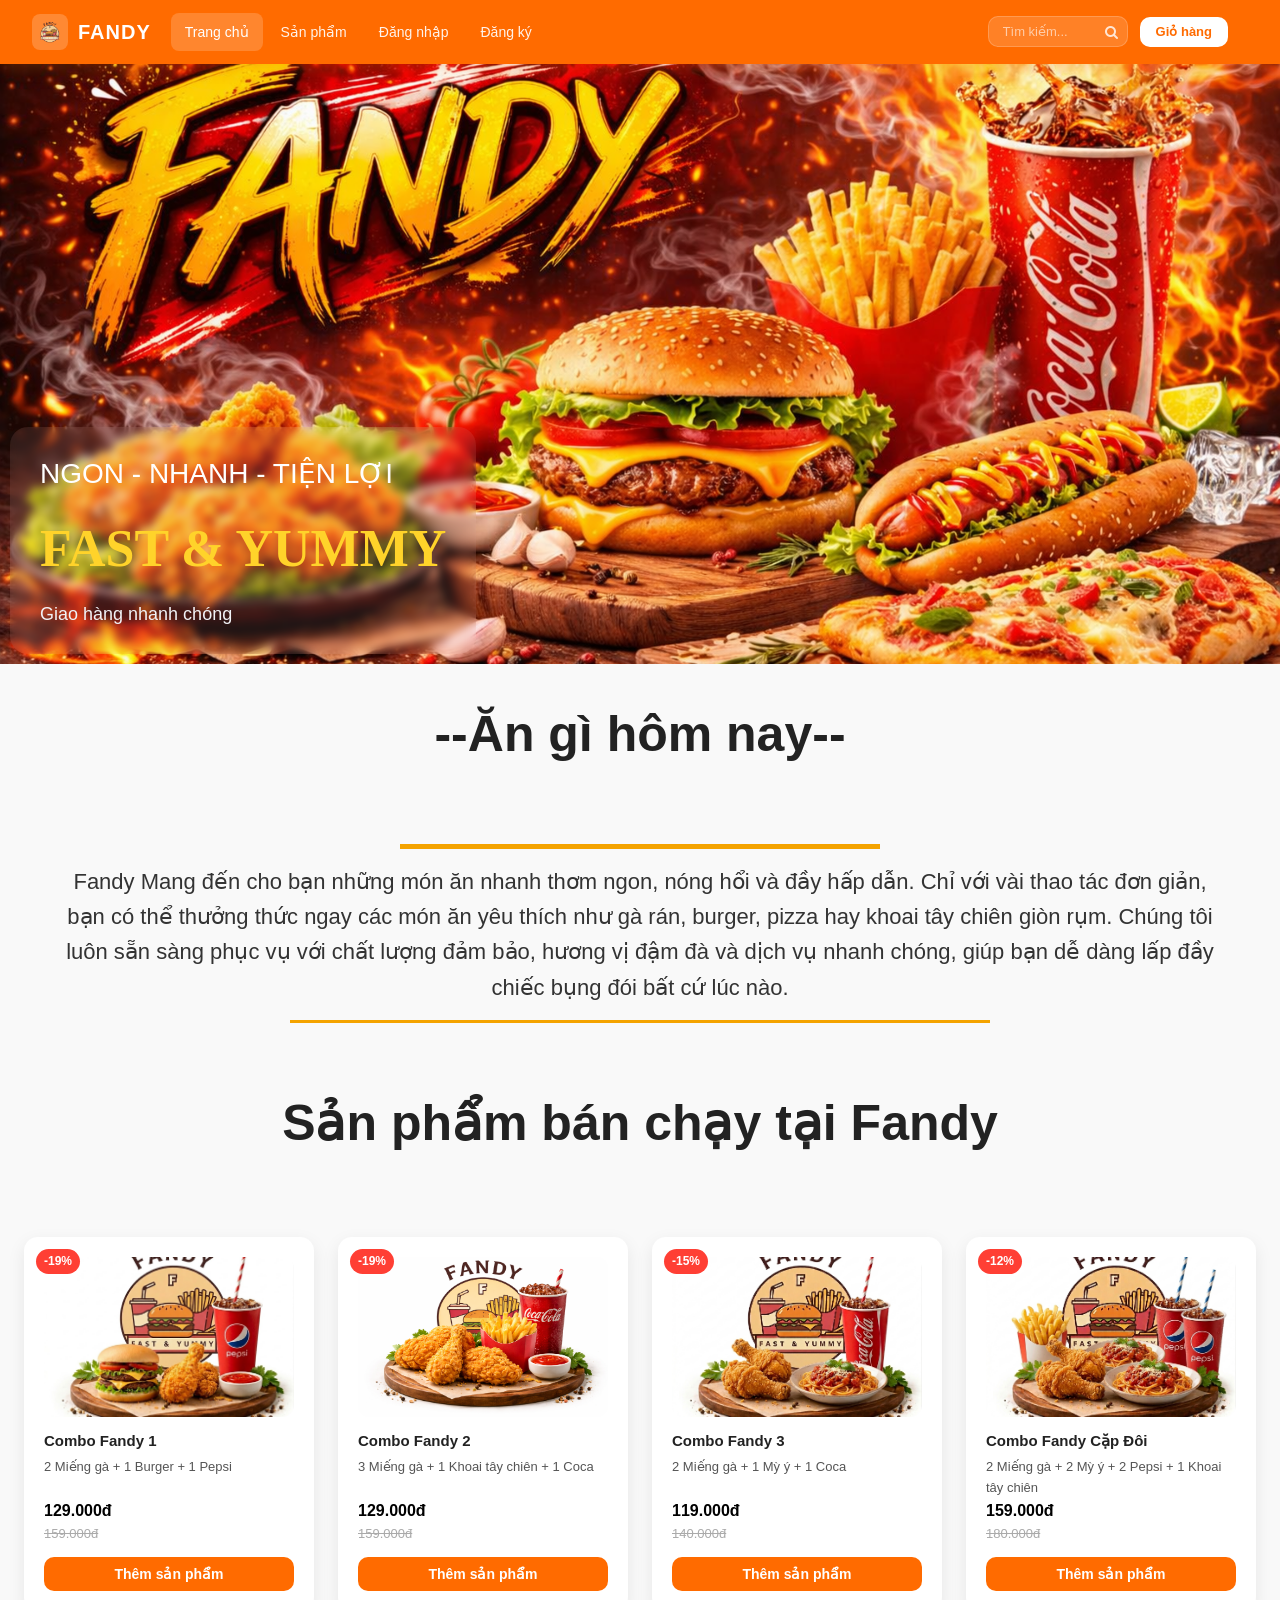
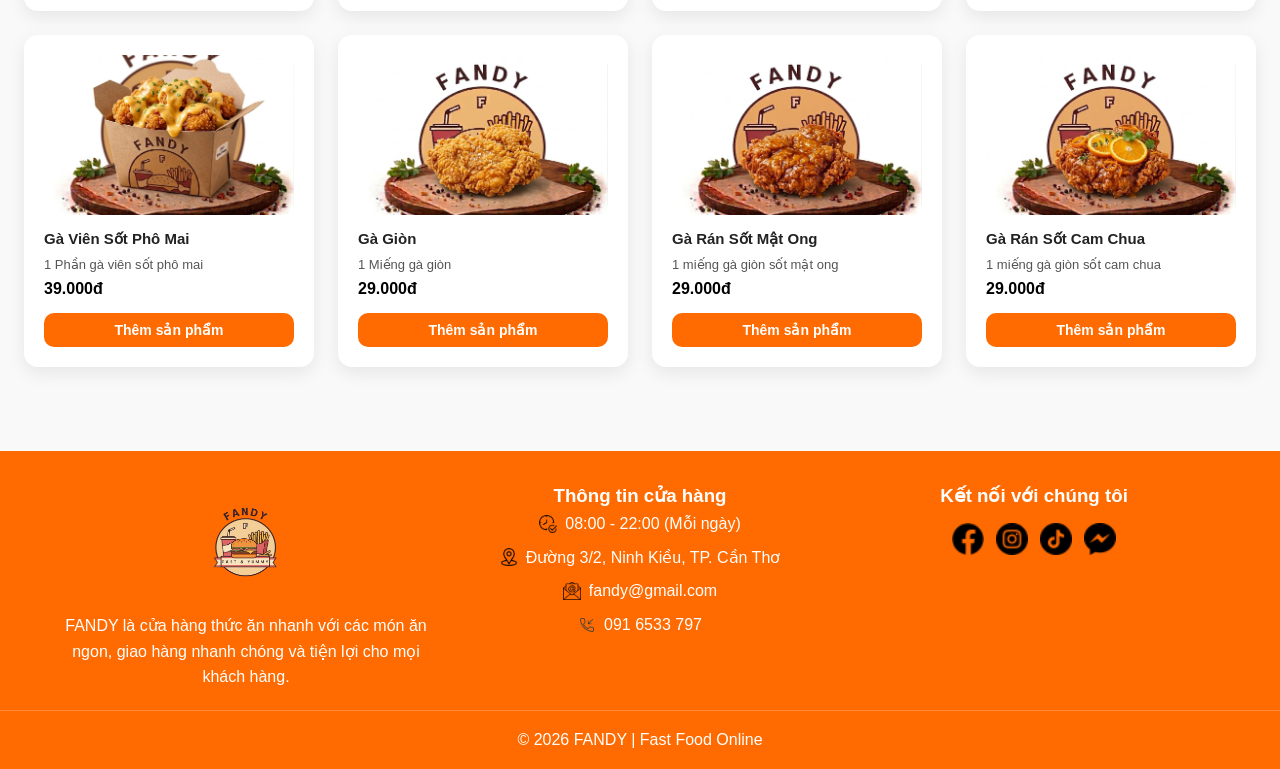
<file: index/index.html>
<!doctype html>
<html lang="vi">

<head>
  <meta charset="UTF-8" />
  <meta name="viewport" content="width=device-width, initial-scale=1.0" />
  <link rel="preconnect" href="https://fonts.googleapis.com" />
  <link rel="preconnect" href="https://fonts.gstatic.com" crossorigin />
  <link rel="stylesheet" href="https://cdnjs.cloudflare.com/ajax/libs/font-awesome/4.7.0/css/font-awesome.min.css">
  <!-- <link
    href="https://fonts.googleapis.com/css2?family=Playfair+Display:ital,wght@0,400..900;1,400..900&family=Poppins:ital,wght@0,100;0,200;0,300;0,400;0,500;0,600;0,700;0,800;0,900;1,100;1,200;1,300;1,400;1,500;1,600;1,700;1,800;1,900&family=Sen:wght@700&display=swap"
    rel="stylesheet" /> -->
  <link rel="icon" href="./images/Logo.png" type="image/png">
  <link rel="stylesheet" href="./CSS/index.css" />
  <title>Trang chủ</title>
</head>

<body>

  <header>
    <!-- Ẩn checkbox — đóng/mở drawer bằng CSS, không cần JS -->
    <input type="checkbox" id="nav-mobile-input" class="nav-input" />
    <a href="index.html" class="navbar-brand">
      <div class="brand-icon">
        <img src="./images/Logo.png" alt="FANDY Logo">
      </div>
      FANDY
    </a>

    <nav class="navbar">
      <ul class="navbar-menu">
        <li class="active"><a href="index.html">Trang chủ</a></li>
        <li><a href="../menu/products.html">Sản phẩm</a></li>
        <li><a href="../Login&SignUp/login.html">Đăng nhập</a></li>
        <li><a href="../Login&SignUp/register.html">Đăng ký</a></li>
      </ul>

      <div class="navbar-search">
        <input type="text" placeholder="Tìm kiếm...">
        <button type="button"><i class="fa fa-search"></i></button>
      </div>
      <a href="../giohang/cart.html" class="navbar-cart">Giỏ hàng</a>
      <label for="nav-mobile-input" class="nav-mobile-btn">&#9776;</label>
    </nav>
    <!-- Lớp phủ tối: bấm vào để đóng drawer -->
    <label for="nav-mobile-input" class="mobile-overlay"></label>

    <!-- Panel drawer -->
    <div class="mobile-drawer">
      <div class="drawer-header">
        <div class="drawer-brand">
          <div class="brand-icon">
            <img src="./images/Logo.png" alt="FANDY Logo">
          </div>
          FANDY
        </div>
        <!-- Nút đóng drawer -->
        <label for="nav-mobile-input" class="drawer-close">✕</label>
      </div>

      <div class="drawer-search">
        <input type="text" placeholder="Tìm kiếm...">
      </div>

      <ul class="drawer-menu">
        <li><a href="index.html">Trang chủ</a></li>
        <li><a href="../menu/products.html">Sản phẩm</a></li>
        <li><a href="../Login&SignUp/login.html">Đăng nhập</a></li>
        <li><a href="../Login&SignUp/register.html">Đăng ký</a></li>
        <li><a href="../giohang/cart.html">Giỏ hàng</a></li>
      </ul>

    </div>
  </header>
  <section class="main">
    <div class="about">
      <h2>NGON - NHANH - TIỆN LỢI</h2>
      <h1>FAST & YUMMY</h1>
      <h3>Giao hàng nhanh chóng</h3>
    </div>
  </section>
  <main class="page-main">
    <!-- Phần giới thiệu -->
    <section class="info-shop">
      <h1 class="title">--Ăn gì hôm nay--</h1>
      <h2 class="intro">
        Fandy Mang đến cho bạn những món ăn nhanh thơm ngon, nóng hổi và đầy hấp dẫn. Chỉ với vài thao tác đơn giản, bạn
        có thể thưởng thức ngay các món ăn yêu thích như gà rán, burger, pizza hay khoai tây chiên giòn rụm. Chúng tôi
        luôn sẵn sàng phục vụ với chất lượng đảm bảo, hương vị đậm đà và dịch vụ nhanh chóng, giúp bạn dễ dàng lấp đầy
        chiếc bụng
        đói bất cứ lúc nào.
      </h2>
      <h1 class="title">Sản phẩm bán chạy tại Fandy</h1>
    </section>

    <!-- Phần sản phẩm bán chạy -->
    <section class="item-list">
  <div class="suggest-grid" id="suggest-grid"></div>
</section>
  </main>

  <!-- ================================================
     FOOTER
     ================================================ -->
  <footer class="footer">
    <div class="footer-container">

      <!-- Cột 1: Giới thiệu thương hiệu -->
      <div class="footer-col">
        <img src="images/Logo.png" alt="Logo Fandy" class="footer-logo">
        <p>
          FANDY là cửa hàng thức ăn nhanh với các món ăn ngon,
          giao hàng nhanh chóng và tiện lợi cho mọi khách hàng.
        </p>
      </div>

      <!-- Cột 2: Thông tin cửa hàng -->
      <div class="footer-col">
        <h3>Thông tin cửa hàng</h3>

        <div class="footer-info">
          <img src="images/icon/time.png" alt="">
          <p>08:00 - 22:00 (Mỗi ngày)</p>
        </div>

        <div class="footer-info">
          <img src="images/icon/location.png" alt="">
          <p>Đường 3/2, Ninh Kiều, TP. Cần Thơ</p>
        </div>

        <div class="footer-info">
          <img src="images/icon/email.png" alt="">
          <p>fandy@gmail.com</p>
        </div>

        <div class="footer-info">
          <img src="images/icon/telephone.png" alt="">
          <p>091 6533 797</p>
        </div>
      </div>

      <!-- Cột 3: Mạng xã hội -->
      <div class="footer-col">
        <h3>Kết nối với chúng tôi</h3>
        <div class="social-icons">
          <a href="#"><img src="images/icon/facebook.png" alt="Facebook"></a>
          <a href="#"><img src="images/icon/instagram.png" alt="Instagram"></a>
          <a href="#"><img src="images/icon/tiktok.png" alt="TikTok"></a>
          <a href="#"><img src="images/icon/messenger.png" alt="Messenger"></a>
        </div>
      </div>

    </div>

    <!-- Dòng copyright dưới cùng -->
    <div class="footer-bottom">
      <p>© 2026 FANDY | Fast Food Online</p>
    </div>

  </footer>
  <script src="index.js"></script>
</body>

</html>
</file>
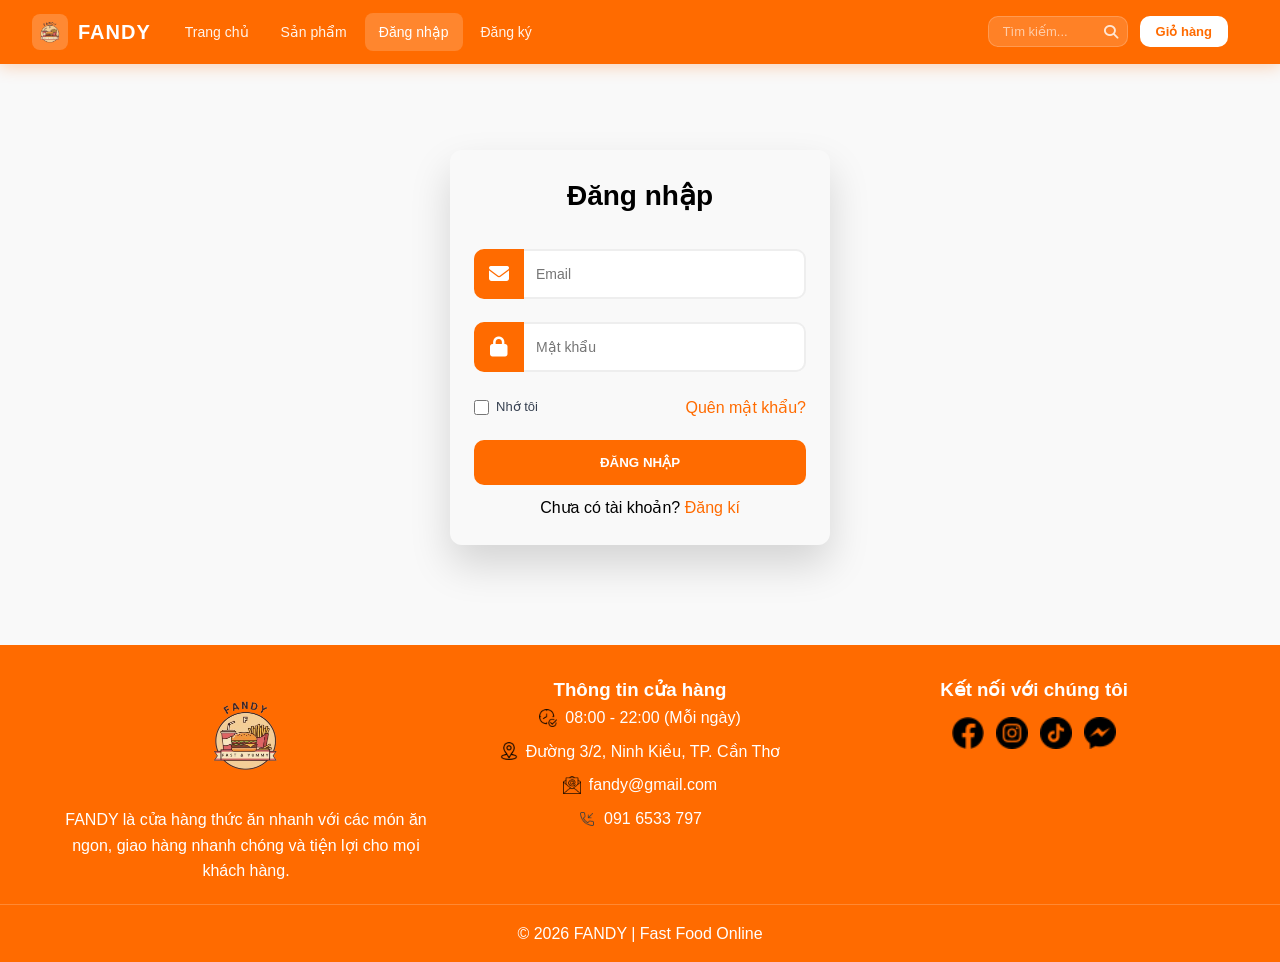
<file: Login&SignUp/login.html>
<!DOCTYPE html>
<html lang="vi">

<head>
    <meta charset="UTF-8">
    <meta name="viewport" content="width=device-width, initial-scale=1.0">
    <link rel="stylesheet" href="https://cdnjs.cloudflare.com/ajax/libs/font-awesome/6.5.0/css/all.min.css">
    <link rel="shortcut icon" href="./images/Logo.png" type="image/x-icon" />
    <link rel="stylesheet" href="./CSS/login+register.css">
    <title>Đăng nhập</title>
</head>

<body>
    <!-- ================================================
         HEADER - NAVBAR + DRAWER
         ================================================ -->
    <header>
        <!-- Ẩn checkbox — đóng/mở drawer bằng CSS, không cần JS -->
        <input type="checkbox" id="nav-mobile-input" class="nav-input" />
        <a href="../index/index.html" class="navbar-brand">
            <div class="brand-icon">
                <img src="./images/Logo.png" alt="FANDY Logo">
            </div>
            FANDY
        </a>

        <nav class="navbar">
            <ul class="navbar-menu">
                <li><a href="../index/index.html">Trang chủ</a></li>
                <li><a href="../menu/products.html">Sản phẩm</a></li>
                <li class="active"><a href="login.html">Đăng nhập</a></li>
                <li><a href="../Login&SignUp/register.html">Đăng ký</a></li>
            </ul>

            <div class="navbar-search">
                <input type="text" placeholder="Tìm kiếm...">
                <button type="submit"><i class="fa fa-search"></i></button>
            </div>
            <button class="navbar-cart" onclick="location.href='../giohang/cart.html'">Giỏ hàng</button>
            <label for="nav-mobile-input" class="nav-mobile-btn">&#9776;</label>
        </nav>
        <!-- Lớp phủ tối: bấm vào để đóng drawer -->
        <label for="nav-mobile-input" class="mobile-overlay"></label>

        <!-- Panel drawer -->
        <div class="mobile-drawer">

            <div class="drawer-header">
                <div class="drawer-brand">
                    <div class="brand-icon">
                        <img src="./images/Logo.png" alt="FANDY Logo">
                    </div>
                    FANDY
                </div>
                <!-- Nút đóng drawer -->
                <label for="nav-mobile-input" class="drawer-close">✕</label>
            </div>

            <div class="drawer-search">
                <input type="text" placeholder="Tìm kiếm...">
            </div>

            <ul class="drawer-menu">
                <li><a href="../index/index.html">Trang chủ</a></li>
                <li><a href="../menu/products.html">Sản phẩm</a></li>
                <li><a href="../Login&SignUp/login.html">Đăng nhập</a></li>
                <li><a href="../Login&SignUp/register.html">Đăng ký</a></li>
                <li><a href="../giohang/cart.html">Giỏ hàng</a></li>
            </ul>

        </div>
    </header>

    <!-- ================================================
         MAIN - FORM ĐĂNG NHẬP
         ================================================ -->
    <main>
        <div class="form-container">
            <h1 class="title">Đăng nhập</h1>
            <form id="form" novalidate>
                <!-- ===== INPUT EMAIL ===== -->
                <div class="input-container">
                    <label for="email-input" class="email-label">
                        <i class="fa-solid fa-envelope"></i>
                    </label>
                    <input type="email" id="email-input" placeholder="Email" required>
                </div>
                <!-- ===== INPUT MẬT KHẨU ===== -->
                <div class="input-container">
                    <label for="password-input" class="password-label">
                        <i class="fa-solid fa-lock"></i>
                    </label>
                    <input type="password" id="password-input" placeholder="Mật khẩu" required>
                </div>
                <!-- ===== CHECKBOX + QUÊN MẬT KHẨU ===== -->
                <div class="checkbox-container">
                    <div class="checkbox-group">
                        <input type="checkbox" id="remember-me" class="checkbox">
                        <label for="remember-me" class="checkbox-label">Nhớ tôi</label>
                    </div>
                    <a href="#" class="link">Quên mật khẩu?</a>
                </div>
                <!-- ===== BUTTON ĐĂNG NHẬP ===== -->
                <button type="submit">Đăng nhập</button>
            </form>
            <!-- ===== CHUYỂN HƯỚNG SANG TRANG ĐĂNG KÍ ===== -->
            <p class="link-text">Chưa có tài khoản? <a href="register.html" class="link">Đăng kí</a></p>
        </div>
    </main>

    <!-- ================================================
     FOOTER
     ================================================ -->
    <footer class="footer">
        <div class="footer-container">

            <!-- Cột 1: Giới thiệu thương hiệu -->
            <div class="footer-col">
                <img src="./images/Logo.png" alt="Logo Fandy" class="footer-logo">
                <p>
                    FANDY là cửa hàng thức ăn nhanh với các món ăn ngon,
                    giao hàng nhanh chóng và tiện lợi cho mọi khách hàng.
                </p>
            </div>

            <!-- Cột 2: Thông tin cửa hàng -->
            <div class="footer-col">
                <h3>Thông tin cửa hàng</h3>

                <div class="footer-info">
                    <img src="images/icon/time.png" alt="">
                    <p>08:00 - 22:00 (Mỗi ngày)</p>
                </div>

                <div class="footer-info">
                    <img src="images/icon/location.png" alt="">
                    <p>Đường 3/2, Ninh Kiều, TP. Cần Thơ</p>
                </div>

                <div class="footer-info">
                    <img src="images/icon/email.png" alt="">
                    <p>fandy@gmail.com</p>
                </div>

                <div class="footer-info">
                    <img src="images/icon/telephone.png" alt="">
                    <p>091 6533 797</p>
                </div>
            </div>

            <!-- Cột 3: Mạng xã hội -->
            <div class="footer-col">
                <h3>Kết nối với chúng tôi</h3>
                <div class="social-icons">
                    <a href="#"><img src="images/icon/facebook.png" alt="Facebook"></a>
                    <a href="#"><img src="images/icon/instagram.png" alt="Instagram"></a>
                    <a href="#"><img src="images/icon/tiktok.png" alt="TikTok"></a>
                    <a href="#"><img src="images/icon/messenger.png" alt="Messenger"></a>
                </div>
            </div>

        </div>

        <!-- Dòng copyright dưới cùng -->
        <div class="footer-bottom">
            <p>© 2026 FANDY | Fast Food Online</p>
        </div>

    </footer>

    <!-- Script xử lý -->
    <script src="./JS/validation.js"></script>
    <script src="./JS/menu.js"></script>
</body>

</html>
</file>
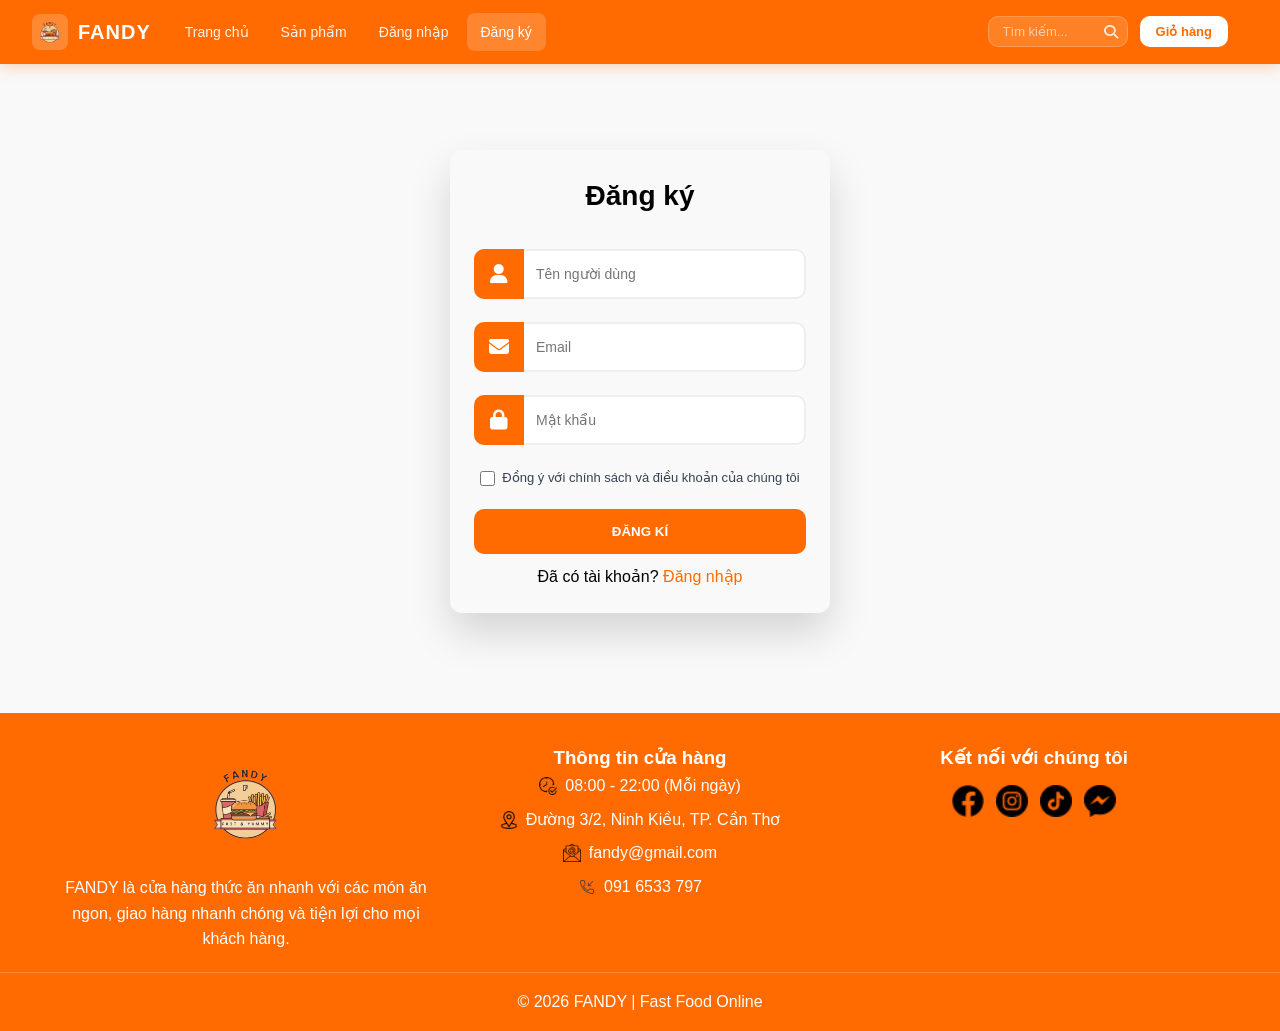
<file: Login&SignUp/register.html>
<!DOCTYPE html>
<html lang="vi">

<head>
    <meta charset="UTF-8">
    <meta name="viewport" content="width=device-width, initial-scale=1.0">
    <link rel="stylesheet" href="https://cdnjs.cloudflare.com/ajax/libs/font-awesome/6.5.0/css/all.min.css">
    <link rel="shortcut icon" href="./images/Logo.png" type="image/x-icon" />
    <link rel="stylesheet" href="./CSS/login+register.css">
    <title>Đăng ký</title>
</head>

<body>
    <!-- ================================================
         HEADER - NAVBAR + DRAWER
         ================================================ -->
    <header>
        <!-- Ẩn checkbox — đóng/mở drawer bằng CSS, không cần JS -->
        <input type="checkbox" id="nav-mobile-input" class="nav-input" />
        <a href="../index/index.html" class="navbar-brand">
            <div class="brand-icon">
                <img src="./images/Logo.png" alt="FANDY Logo">
            </div>
            FANDY
        </a>

        <nav class="navbar">
            <ul class="navbar-menu">
                <li><a href="../index/index.html">Trang chủ</a></li>
                <li><a href="../menu/products.html">Sản phẩm</a></li>
                <li><a href="login.html">Đăng nhập</a></li>
                <li class="active"><a href="../Login&SignUp/register.html">Đăng ký</a></li>
            </ul>

            <div class="navbar-search">
                <input type="text" placeholder="Tìm kiếm...">
                <button type="submit"><i class="fa fa-search"></i></button>
            </div>
            <button class="navbar-cart" onclick="location.href='../giohang/cart.html'">Giỏ hàng</button>
            <label for="nav-mobile-input" class="nav-mobile-btn">&#9776;</label>
        </nav>
        <!-- Lớp phủ tối: bấm vào để đóng drawer -->
        <label for="nav-mobile-input" class="mobile-overlay"></label>

        <!-- Panel drawer -->
        <div class="mobile-drawer">

            <div class="drawer-header">
                <div class="drawer-brand">
                    <div class="brand-icon">
                        <img src="./images/Logo.png" alt="FANDY Logo">
                    </div>
                    FANDY
                </div>
                <!-- Nút đóng drawer -->
                <label for="nav-mobile-input" class="drawer-close">✕</label>
            </div>

            <div class="drawer-search">
                <input type="text" placeholder="Tìm kiếm...">
            </div>

            <ul class="drawer-menu">
                <li><a href="../index/index.html">Trang chủ</a></li>
                <li><a href="../menu/products.html">Sản phẩm</a></li>
                <li><a href="../Login&SignUp/login.html">Đăng nhập</a></li>
                <li><a href="../Login&SignUp/register.html">Đăng ký</a></li>
                <li><a href="../giohang/cart.html">Giỏ hàng</a></li>
            </ul>

        </div>

    </header>

    <!-- ================================================
         MAIN -FORM ĐĂNG KÝ
         ================================================ -->
    <main>
        <div class="form-container">
            <h1 class="title">Đăng ký</h1>
            <form id="form" novalidate>
                <!-- ===== INPUT TÊN NGƯỜI DÙNG ===== -->
                <div class="input-container">
                    <label for="username-input" class="username-label">
                        <i class="fa-solid fa-user"></i>
                    </label>
                    <input type="text" id="username-input" placeholder="Tên người dùng" required>
                </div>
                <!-- ===== INPUT EMAIL ===== -->
                <div class="input-container">
                    <label for="email-input" class="email-label">
                        <i class="fa-solid fa-envelope"></i>
                    </label>
                    <input type="email" id="email-input" placeholder="Email" required>
                </div>
                <!-- ===== INPUT MẬT KHẨU ===== -->
                <div class="input-container">
                    <label for="password-input" class="password-label">
                        <i class="fa-solid fa-lock"></i>
                    </label>
                    <input type="password" id="password-input" placeholder="Mật khẩu" required>
                </div>
                <!-- ===== CHECKBOX ===== -->
                <div class="checkbox-container center">
                    <div class="checkbox-group">
                        <input type="checkbox" id="terms" class="checkbox">
                        <label for="terms" class="checkbox-label">Đồng ý với chính sách và điều khoản của chúng
                            tôi</label>
                    </div>
                </div>
                <!-- ===== BUTTON ĐĂNG KÍ ===== -->
                <button type="submit">Đăng kí</button>
            </form>
            <!-- ===== CHUYỂN HƯỚNG SANG TRANG ĐĂNG NHẬP ===== -->
            <p class="link-text">Đã có tài khoản? <a href="login.html" class="link">Đăng nhập</a></p>
        </div>
    </main>

    <!-- ================================================
     FOOTER
     ================================================ -->
    <footer class="footer">
        <div class="footer-container">

            <!-- Cột 1: Giới thiệu thương hiệu -->
            <div class="footer-col">
                <img src="./images/Logo.png" alt="Logo Fandy" class="footer-logo">
                <p>
                    FANDY là cửa hàng thức ăn nhanh với các món ăn ngon,
                    giao hàng nhanh chóng và tiện lợi cho mọi khách hàng.
                </p>
            </div>

            <!-- Cột 2: Thông tin cửa hàng -->
            <div class="footer-col">
                <h3>Thông tin cửa hàng</h3>

                <div class="footer-info">
                    <img src="images/icon/time.png" alt="">
                    <p>08:00 - 22:00 (Mỗi ngày)</p>
                </div>

                <div class="footer-info">
                    <img src="images/icon/location.png" alt="">
                    <p>Đường 3/2, Ninh Kiều, TP. Cần Thơ</p>
                </div>

                <div class="footer-info">
                    <img src="images/icon/email.png" alt="">
                    <p>fandy@gmail.com</p>
                </div>

                <div class="footer-info">
                    <img src="images/icon/telephone.png" alt="">
                    <p>091 6533 797</p>
                </div>
            </div>

            <!-- Cột 3: Mạng xã hội -->
            <div class="footer-col">
                <h3>Kết nối với chúng tôi</h3>
                <div class="social-icons">
                    <a href="#"><img src="images/icon/facebook.png" alt="Facebook"></a>
                    <a href="#"><img src="images/icon/instagram.png" alt="Instagram"></a>
                    <a href="#"><img src="images/icon/tiktok.png" alt="TikTok"></a>
                    <a href="#"><img src="images/icon/messenger.png" alt="Messenger"></a>
                </div>
            </div>

        </div>

        <!-- Dòng copyright dưới cùng -->
        <div class="footer-bottom">
            <p>© 2026 FANDY | Fast Food Online</p>
        </div>

    </footer>

    <!-- Script xử lý: -->
    <script src="./JS/validation.js"></script>
    <script src="./JS/menu.js"></script>
</body>

</html>
</file>
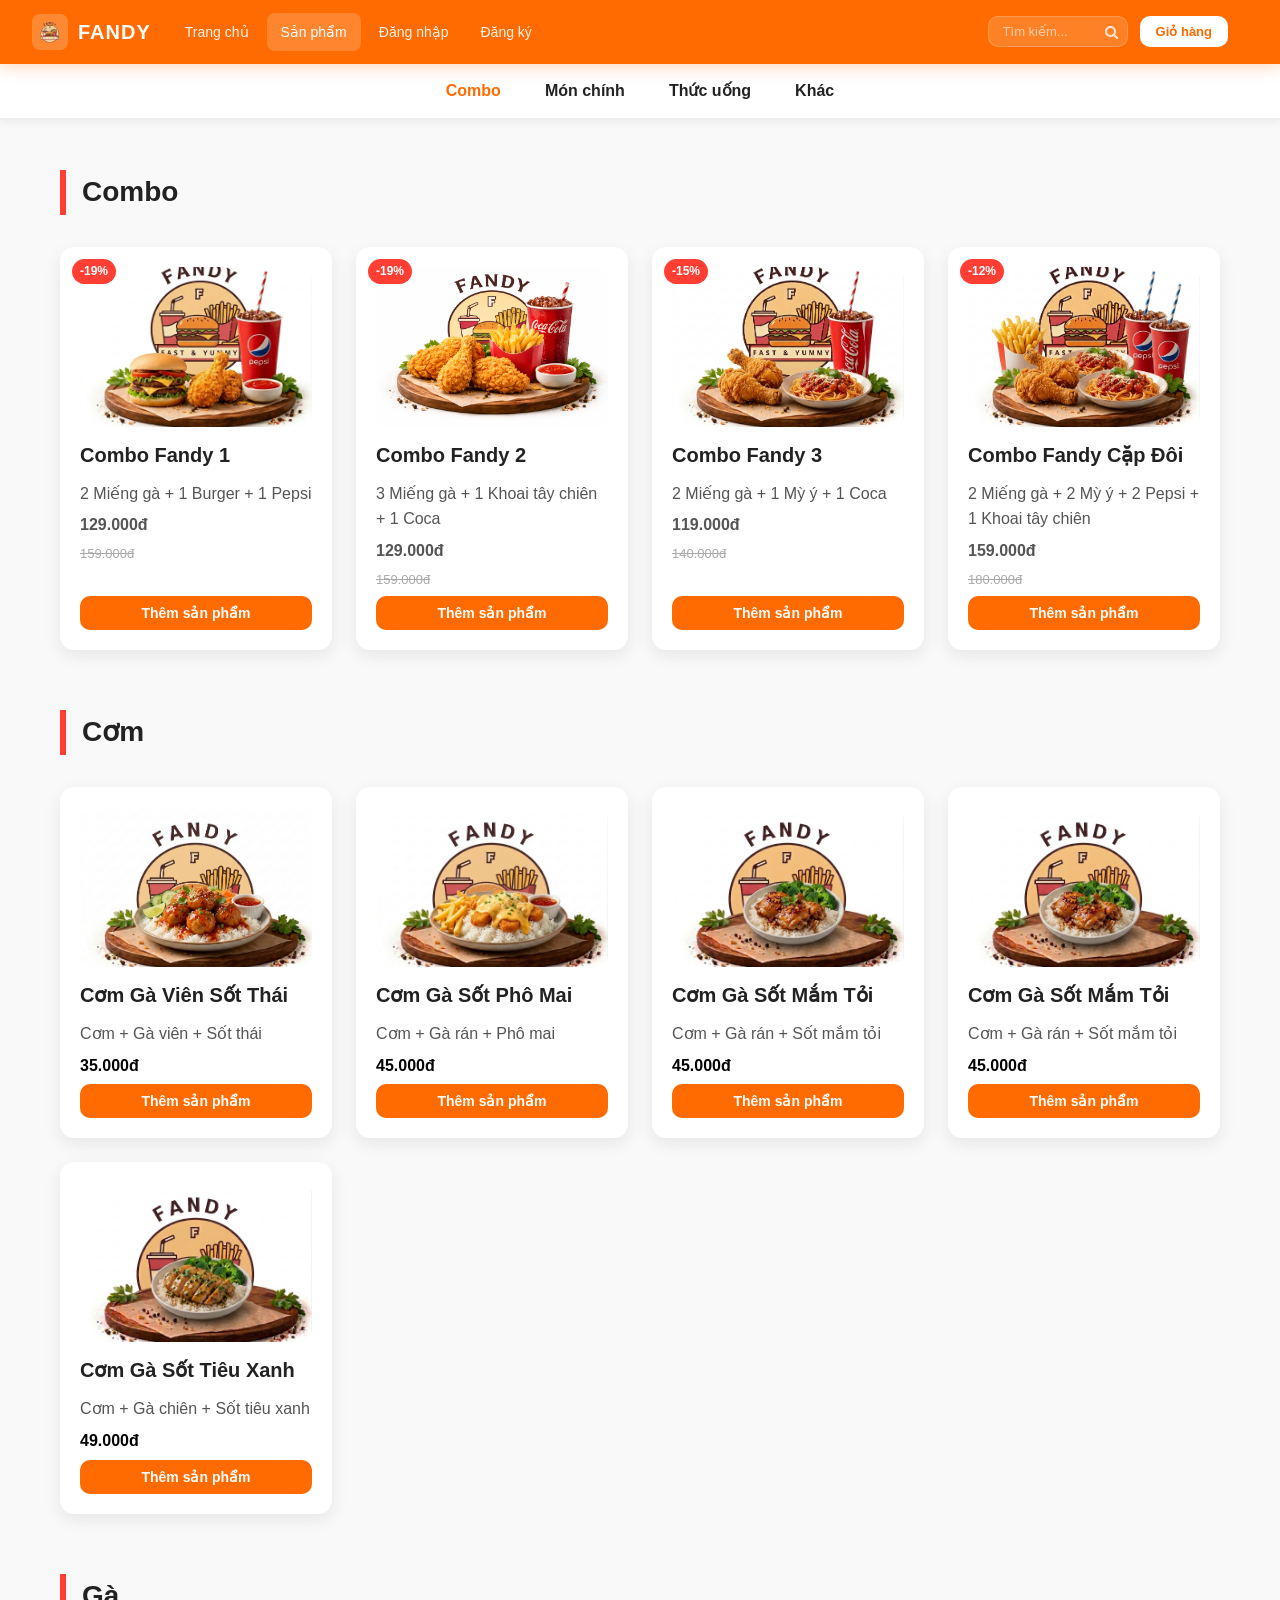
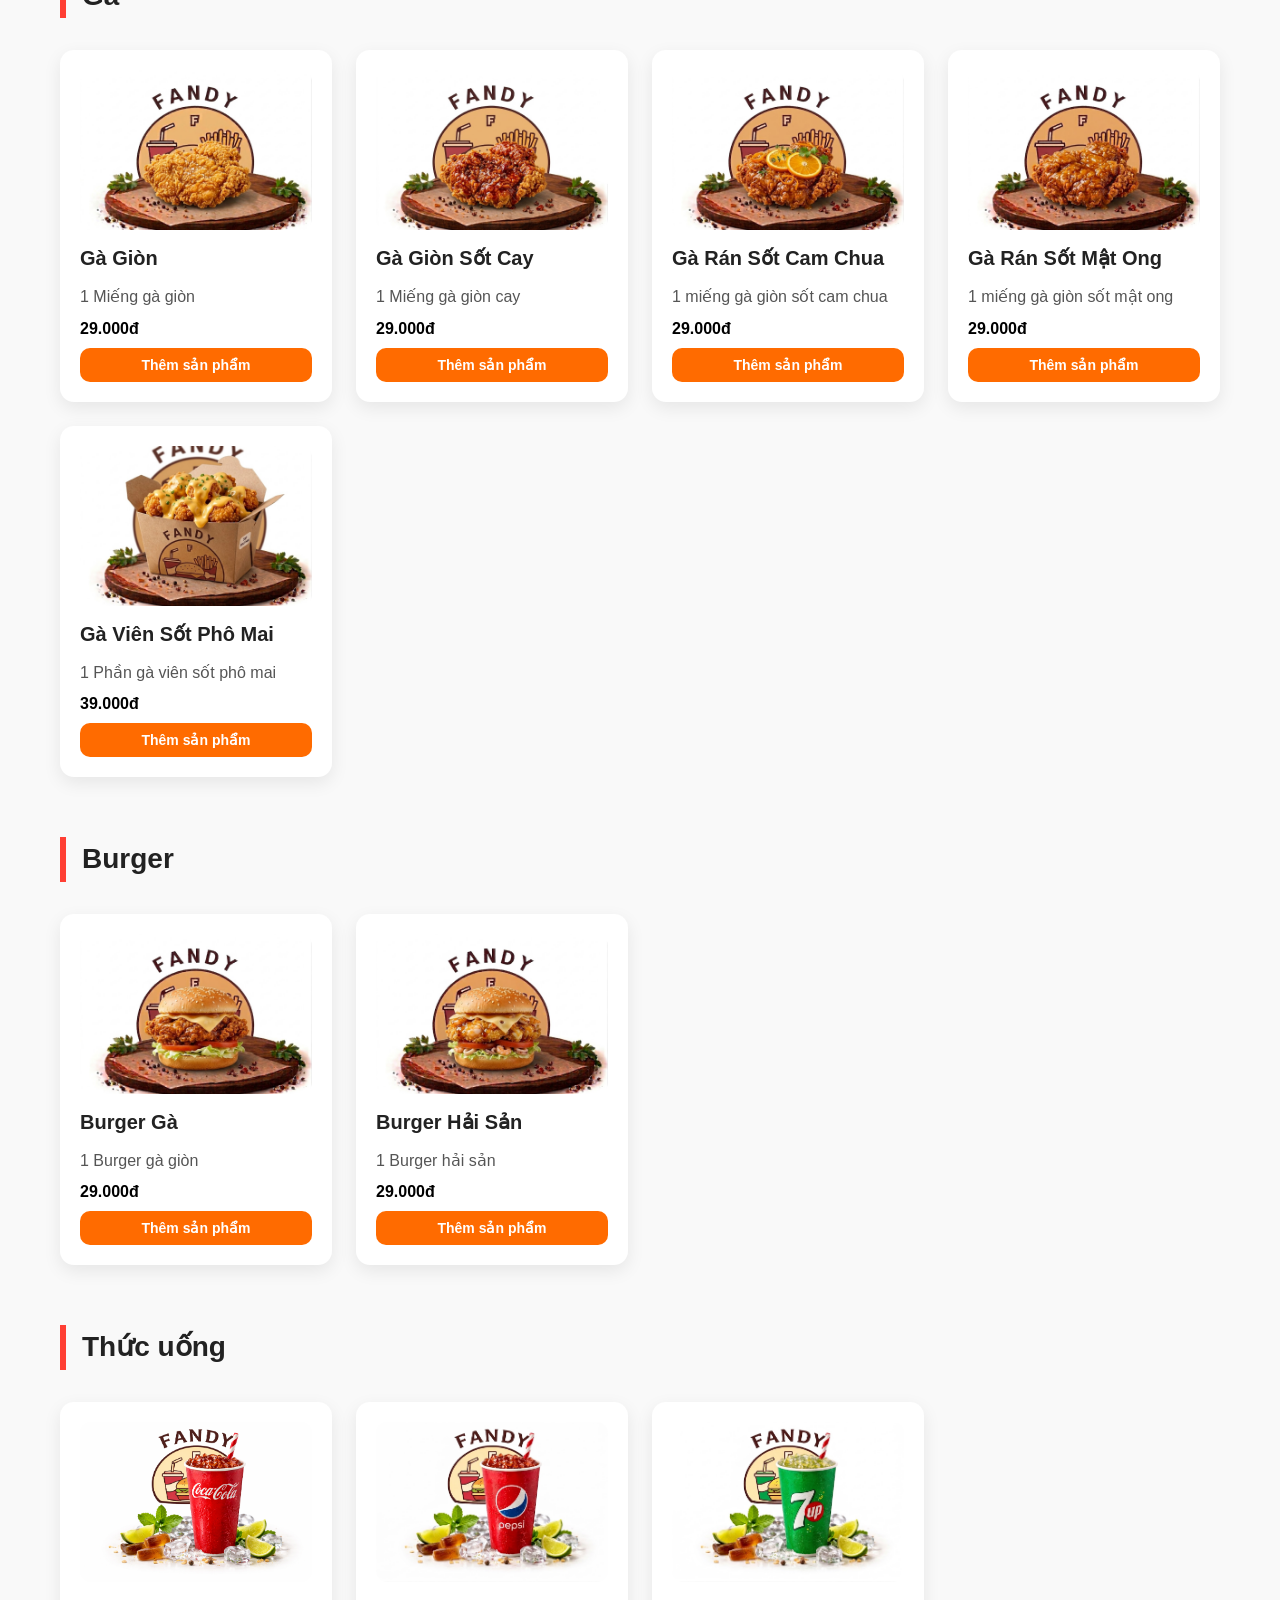
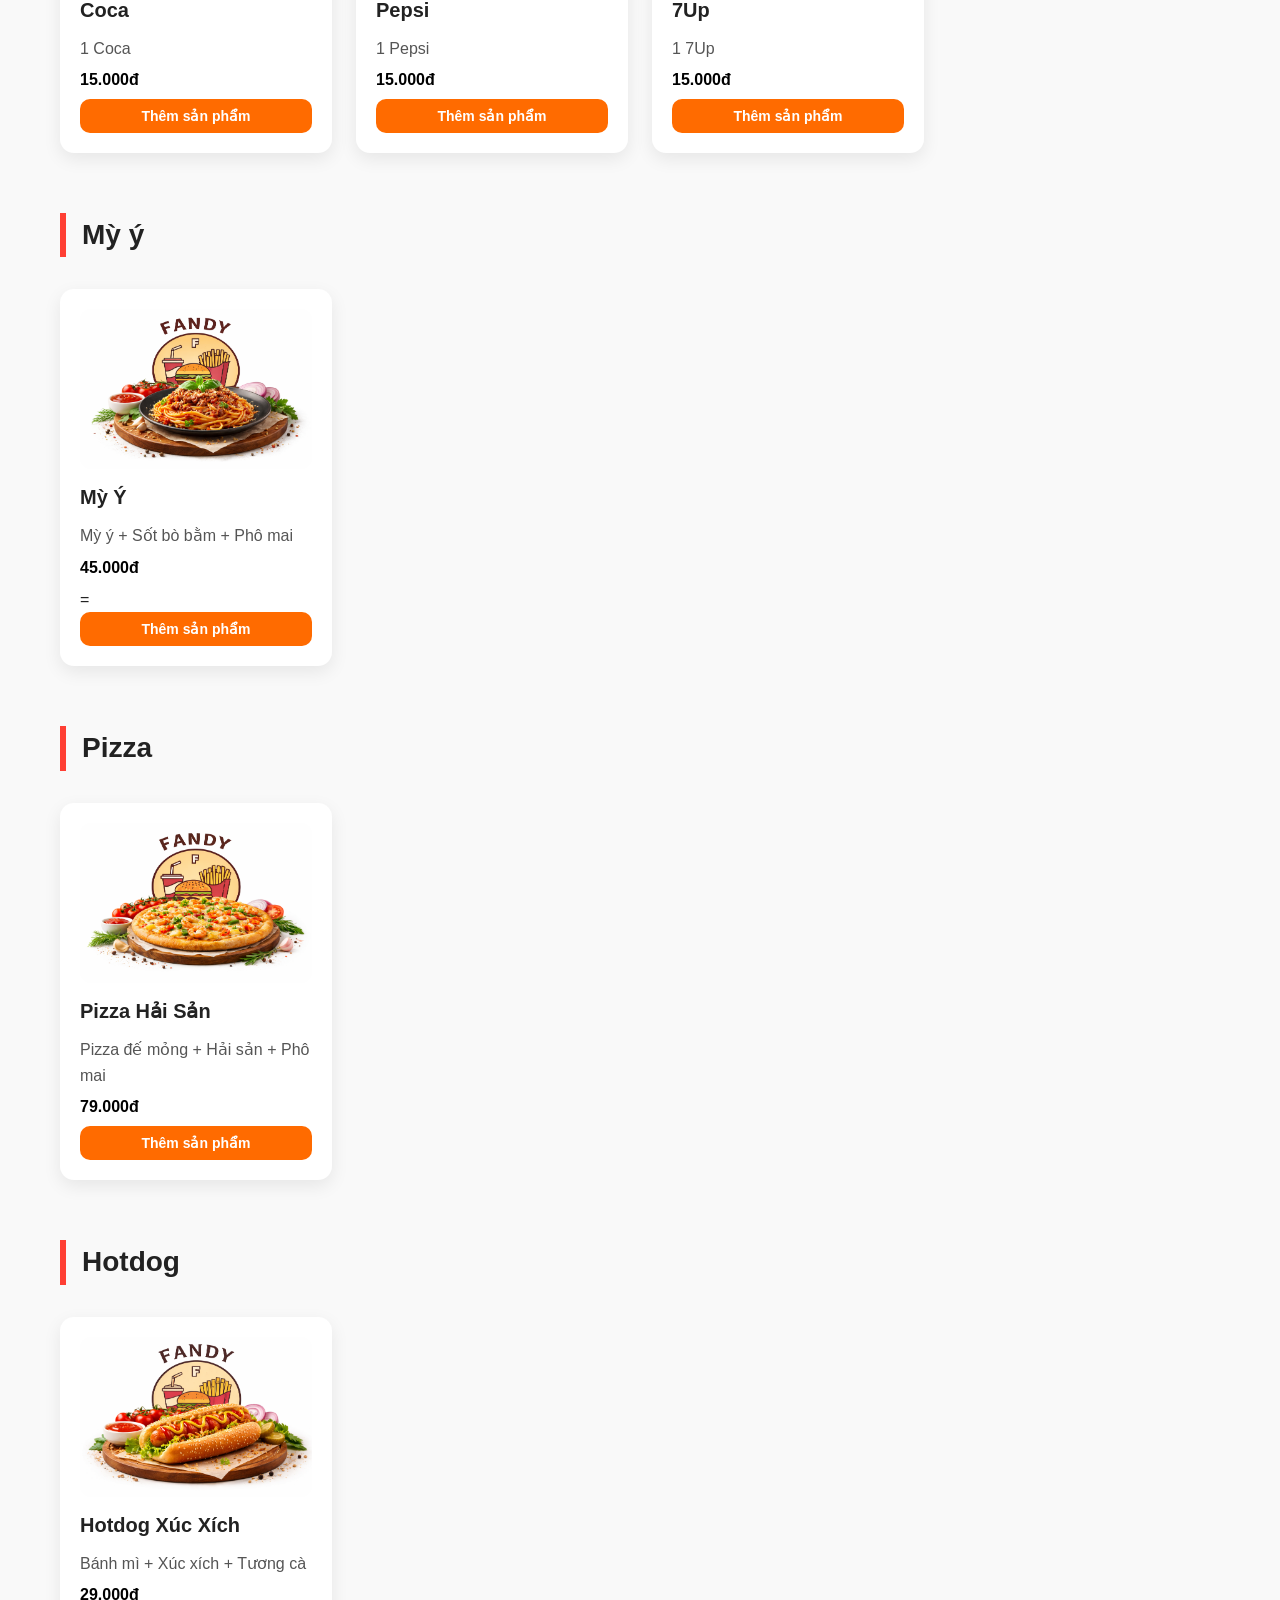
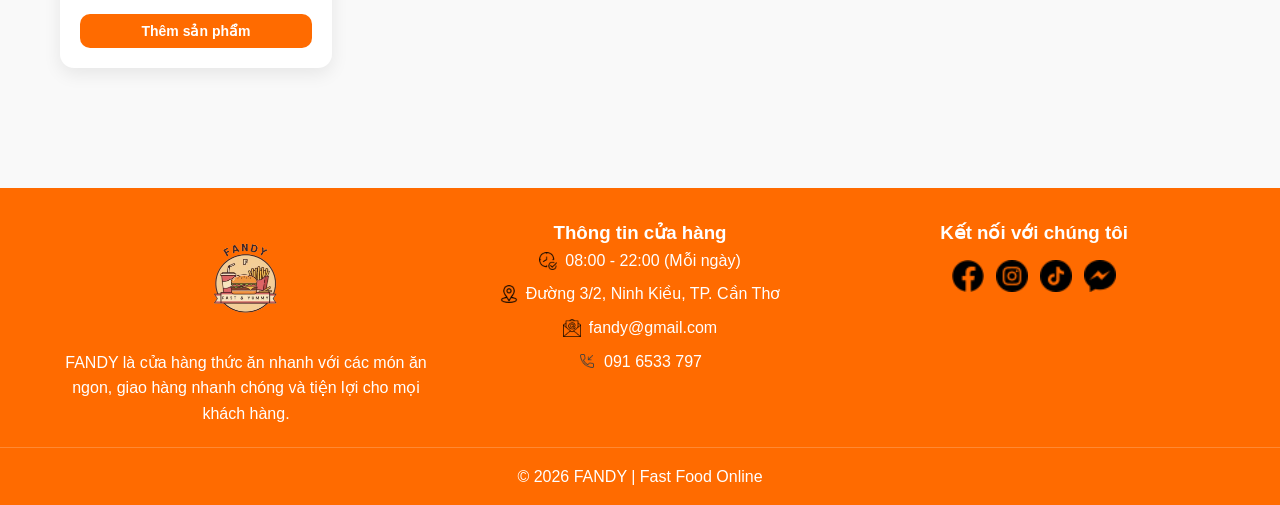
<file: menu/products.html>
<!DOCTYPE html>
<html lang="vi">
<head>
    <meta charset="UTF-8">
    <meta name="viewport" content="width=device-width, initial-scale=1.0">
    <link rel="icon" href="Logo.png" type="image/png">
    <title>Sản phẩm</title>
    <link rel="stylesheet" href="style.css">
    <link rel="stylesheet" href="https://cdnjs.cloudflare.com/ajax/libs/font-awesome/4.7.0/css/font-awesome.min.css">
</head>
<body>

<!-- ================================================
     HEADER - NAVBAR + DRAWER + CATEGORY NAV
     ================================================ -->
<header>
<!-- Ẩn checkbox — đóng/mở drawer bằng CSS, không cần JS -->
<input type="checkbox" id="nav-mobile-input" class="nav-input" />
<a href="../index/index.html" class="navbar-brand">
    <div class="brand-icon">
        <img src="Logo.png" alt="FANDY Logo">
    </div>
    FANDY
</a>

<nav class="navbar">
    <ul class="navbar-menu">
        <li><a href="../index/index.html">Trang chủ</a></li>
        <li class="active"><a href="#">Sản phẩm</a></li>
        <li><a href="../Login&SignUp/login.html">Đăng nhập</a></li>
        <li><a href="../Login&SignUp/register.html">Đăng ký</a></li>
    </ul>

    <div class="navbar-search">
        <input type="text" placeholder="Tìm kiếm...">
        <button type="submit"><i class="fa fa-search"></i></button>
    </div>
    <button class="navbar-cart" onclick="location.href='../giohang/cart.html'">Giỏ hàng</button>
    <label for="nav-mobile-input" class="nav-mobile-btn">&#9776;</label>
</nav>
<!-- Lớp phủ tối: bấm vào để đóng drawer -->
<label for="nav-mobile-input" class="mobile-overlay"></label>

<!-- Panel drawer -->
<div class="mobile-drawer">

    <div class="drawer-header">
        <div class="drawer-brand">
            <div class="brand-icon">
                <img src="Logo.png" alt="FANDY Logo">
            </div>
            FANDY
        </div>
        <!-- Nút đóng drawer -->
        <label for="nav-mobile-input" class="drawer-close">✕</label>
    </div>

    <div class="drawer-search">
        <input type="text" placeholder="Tìm kiếm...">
    </div>

    <ul class="drawer-menu">
        <li><a href="../index/index.html">Trang chủ</a></li>
        <li><a href="#">Sản phẩm</a></li>
        <li><a href="../Login&SignUp/login.html">Đăng nhập</a></li>
        <li><a href="../Login&SignUp/register.html">Đăng ký</a></li>
        <li><a href="../giohang/cart.html">Giỏ hàng</a></li>
    </ul>

</div>
    
</header>


<!-- ================================================
     MAIN - NỘI DUNG CHÍNH
     ================================================ -->
<main>
    <nav class="category-nav">
        <ul>
            <!-- Thanh danh mục: Combo, Món chính, Thức uống, Khác -->
            <!-- Danh mục: Combo -->
            <li><a href="#combo">Combo</a></li>

            <!-- Danh mục: Món chính (có dropdown) -->
            <li class="has-dropdown">
                <a href="#com">Món chính</a>
                <ul class="dropdown">
                    <li><a href="#com">Cơm</a></li>
                    <li><a href="#ga">Gà</a></li>
                    <li><a href="#burger">Burger</a></li>
                </ul>
            </li>

            <!-- Danh mục: Thức uống -->
            <li><a href="#thuc-uong">Thức uống</a></li>

            <!-- Danh mục: Khác (có dropdown) -->
            <li class="has-dropdown">
                <a href="#mi-y">Khác</a>
                <ul class="dropdown">
                    <li><a href="#mi-y">Mỳ ý</a></li>
                    <li><a href="#pizza">Pizza</a></li>
                    <li><a href="#hotdog">Hotdog</a></li>
                </ul>
            </li>
        </ul>
    </nav>
    <!-- ---------- Combo ---------- -->
    <section class="menu-section" id="combo">
        <h2 class="section-title">Combo</h2>
        <div class="product-grid">

            <div class="product-card" id="combo1">
            <a href="../detail/detail.html?id=combo1" class="product-link">
              <img src="images/combo1.jpg" alt="Combo Fandy 1" />
              <h3>Combo Fandy 1</h3>
              <p>2 Miếng gà + 1 Burger + 1 Pepsi</p>
              <p class="price">129.000đ</p>
              <p class="old-price">159.000đ</p>
            </a>
          </div>

            <div class="product-card" id="combo2">
            <a href="../detail/detail.html?id=combo2" class="product-link">
              <img src="images/combo-garan.jpg" alt="Combo Fandy 2 " />
              <h3>Combo Fandy 2</h3>
              <p>3 Miếng gà + 1 Khoai tây chiên + 1 Coca</p>
              <p class="price">129.000đ</p>
              <p class="old-price">159.000đ</p>
            </a>
          </div>

            <div class="product-card" id="combo3">
            <a href="../detail/detail.html?id=combo3" class="product-link">
              <img src="images/combo2.jpg" alt="Combo Fandy 3 " />
              <h3>Combo Fandy 3</h3>
              <p>2 Miếng gà + 1 Mỳ ý + 1 Coca</p>
              <p class="price">119.000đ</p>
              <p class="old-price">140.000đ</p>
            </a>
          </div>

            <div class="product-card" id="combo-capdoi">
            <a
              href="../detail/detail.html?id=combo-capdoi"
              class="product-link"
            >
              <img
                src="images/combo-fandy-capdoi.jpg"
                alt="Combo Fandy Cặp Đôi"
              />
              <h3>Combo Fandy Cặp Đôi</h3>
              <p>2 Miếng gà + 2 Mỳ ý + 2 Pepsi + 1 Khoai tây chiên</p>
              <p class="price">159.000đ</p>
              <p class="old-price">180.000đ</p>
            </a>
          </div>

        </div>
    </section>


    <!-- ---------- Cơm ---------- -->
    <section id="com">
        <h2 class="section-title">Cơm</h2>
        <div class="product-grid">

            <div class="product-card" id="com-sothai">
            <a href="../detail/detail.html?id=com-sothai" class="product-link">
              <img src="images/sothai.jpg" alt="Cơm Gà Viên Sốt Thái" />
              <h3>Cơm Gà Viên Sốt Thái</h3>
              <p>Cơm + Gà viên + Sốt thái</p>
              <p class="price">35.000đ</p>
            </a>
          </div>

            <div class="product-card" id="com-phomai">
            <a href="../detail/detail.html?id=com-phomai" class="product-link">
              <img src="images/phomai.jpg" alt="Cơm Gà Sốt Phô Mai" />
              <h3>Cơm Gà Sốt Phô Mai</h3>
              <p>Cơm + Gà rán + Phô mai</p>
              <p class="price">45.000đ</p>
            </a>
          </div>

            <div class="product-card" id="com-mamtoi">
            <a href="../detail/detail.html?id=com-mamtoi" class="product-link">
              <img src="images/mamtoi.jpg" alt="Cơm Gà Sốt Mắm Tỏi" />
              <h3>Cơm Gà Sốt Mắm Tỏi</h3>
              <p>Cơm + Gà rán + Sốt mắm tỏi</p>
              <p class="price">45.000đ</p>
            </a>
          </div>

            <div class="product-card" id="com-mamtoi">
            <a href="../detail/detail.html?id=com-mamtoi" class="product-link">
              <img src="images/mamtoi.jpg" alt="Cơm Gà Sốt Mắm Tỏi" />
              <h3>Cơm Gà Sốt Mắm Tỏi</h3>
              <p>Cơm + Gà rán + Sốt mắm tỏi</p>
              <p class="price">45.000đ</p>
            </a>
          </div>

            <div class="product-card" id="com-tieuxanh">
            <a
              href="../detail/detail.html?id=com-tieuxanh"
              class="product-link"
            >
              <img src="images/tieuxanh.jpg" alt="Cơm Gà Sốt Tiêu Xanh" />
              <h3>Cơm Gà Sốt Tiêu Xanh</h3>
              <p>Cơm + Gà chiên + Sốt tiêu xanh</p>
              <p class="price">49.000đ</p>
            </a>
          </div>

        </div>
    </section>


    <!-- ---------- Gà ---------- -->
    <section id="ga">
        <h2 class="section-title">Gà</h2>
        <div class="product-grid">

            <div class="product-card" id="ga-gion">
            <a href="../detail/detail.html?id=ga-gion" class="product-link">
              <img src="images/gagion.jpg" alt="Gà Giòn" />
              <h3>Gà Giòn</h3>
              <p>1 Miếng gà giòn</p>
              <p class="price">29.000đ</p>
            </a>
          </div>

            <div class="product-card" id="ga-sotcay">
            <a href="../detail/detail.html?id=ga-sotcay" class="product-link">
              <img src="images/gasotcay.jpg" alt="Gà Giòn Sốt Cay" />
              <h3>Gà Giòn Sốt Cay</h3>
              <p>1 Miếng gà giòn cay</p>
              <p class="price">29.000đ</p>
            </a>
          </div>

            <div class="product-card" id="ga-camchua">
            <a href="../detail/detail.html?id=ga-camchua" class="product-link">
              <img src="images/camchua.jpg" alt="Gà Rán Sốt Cam Chua" />
              <h3>Gà Rán Sốt Cam Chua</h3>
              <p>1 miếng gà giòn sốt cam chua</p>
              <p class="price">29.000đ</p>
            </a>
          </div>

            <div class="product-card" id="ga-matong">
            <a href="../detail/detail.html?id=ga-matong" class="product-link">
              <img src="images/matong.jpg" alt="Gà Rán Sốt Mật Ong" />
              <h3>Gà Rán Sốt Mật Ong</h3>
              <p>1 miếng gà giòn sốt mật ong</p>
              <p class="price">29.000đ</p>
            </a>
          </div>

            <div class="product-card" id="ga-vienphomai">
            <a
              href="../detail/detail.html?id=ga-vienphomai"
              class="product-link"
            >
              <img src="images/gavienphomai.jpg" alt="Gà Viên Sốt Phô Mai" />
              <h3>Gà Viên Sốt Phô Mai</h3>
              <p>1 Phần gà viên sốt phô mai</p>
              <p class="price">39.000đ</p>
            </a>
          </div>

        </div>
    </section>


    <!-- ---------- Burger ---------- -->
    <section id="burger">
        <h2 class="section-title">Burger</h2>
        <div class="product-grid">

            <div class="product-card" id="burger-ga">
            <a href="../detail/detail.html?id=burgur-ga" class="product-link">
              <img src="images/burger.jpg" alt="Burger Gà" />
              <h3>Burger Gà</h3>
              <p>1 Burger gà giòn</p>
              <p class="price">29.000đ</p>
            </a>
          </div>
            <div class="product-card" id="burger-haisan">
            <a
              href="../detail/detail.html?id=burger-haisan"
              class="product-link"
            >
              <img src="images/haisan.jpg" alt="Burger Hải Sản" />
              <h3>Burger Hải Sản</h3>
              <p>1 Burger hải sản</p>
              <p class="price">29.000đ</p>
            </a>
          </div>

        </div>
    </section>


    <!-- ---------- Thức uống ---------- -->
    <section id="thuc-uong">
        <h2 class="section-title">Thức uống</h2>
        <div class="product-grid">

            <div class="product-card" id="nuoc-coca">
            <a href="../detail/detail.html?id=nuoc-coca" class="product-link">
              <img src="images/coca.jpg" alt="Coca" />
              <h3>Coca</h3>
              <p>1 Coca</p>
              <p class="price">15.000đ</p>
            </a>
          </div>

           <div class="product-card" id="nuoc-pepsi">
            <a href="../detail/detail.html?id=nuoc-pepsi" class="product-link">
              <img src="images/pepsi.jpg" alt="Pepsi" />
              <h3>Pepsi</h3>
              <p>1 Pepsi</p>
              <p class="price">15.000đ</p>
            </a>
          </div>

            <div class="product-card" id="nuoc-7up">
            <a href="../detail/detail.html?id=nuoc-7up" class="product-link">
              <img src="images/7up.jpg" alt="7Up" />
              <h3>7Up</h3>
              <p>1 7Up</p>
              <p class="price">15.000đ</p>
            </a>
          </div>

        </div>
    </section>


    <!-- ---------- Mỳ ý ---------- -->
    <section id="mi-y">
        <h2 class="section-title">Mỳ ý</h2>
        <div class="product-grid">

            <div class="product-card" id="my-y">
            <a href="../detail/detail.html?id=my-y" class="product-link">
              <img src="images/my.jpg" alt="Mỳ ý" />
              <h3>Mỳ Ý</h3>
              <p>Mỳ ý + Sốt bò bằm + Phô mai</p>
              <p class="price">45.000đ</p> </a
            >=
          </div>

        </div>
    </section>


    <!-- ---------- Pizza ---------- -->
    <section id="pizza">
        <h2 class="section-title">Pizza</h2>
        <div class="product-grid">
        <div class="product-card" id="pizza-haisan">
            <a
              href="../detail/detail.html?id=pizza-haisan"
              class="product-link"
            >
              <img src="images/pizza-haisan.jpg" alt="Pizza" />
              <h3>Pizza Hải Sản</h3>
              <p>Pizza đế mỏng + Hải sản + Phô mai</p>
              <p class="price">79.000đ</p>
            </a>
          </div>
          </div>
    </section>


    <!-- ---------- Hotdog ---------- -->
    <section id="hotdog">
        <h2 class="section-title">Hotdog</h2>
        <div class="product-grid">

             <div class="product-card" id="hotdog-xucxich">
            <a
              href="../detail/detail.html?id=hotdog-xucxich"
              class="product-link"
            >
              <img src="images/hotdog.jpg" alt="Hotdog" />
              <h3>Hotdog Xúc Xích</h3>
              <p>Bánh mì + Xúc xích + Tương cà</p>
              <p class="price">29.000đ</p>
            </a>
          </div>
        </div>
    </section>

</main>


<!-- ================================================
     FOOTER
     ================================================ -->
<footer class="footer">
    <div class="footer-container">

        <!-- Cột 1: Giới thiệu thương hiệu -->
        <div class="footer-col">
            <img src="Logo.png" alt="Logo Fandy" class="footer-logo">
            <p>
                FANDY là cửa hàng thức ăn nhanh với các món ăn ngon,
                giao hàng nhanh chóng và tiện lợi cho mọi khách hàng.
            </p>
        </div>

        <!-- Cột 2: Thông tin cửa hàng -->
        <div class="footer-col">
            <h3>Thông tin cửa hàng</h3>

            <div class="footer-info">
                <img src="images/icon/time.png" alt="">
                <p>08:00 - 22:00 (Mỗi ngày)</p>
            </div>

            <div class="footer-info">
                <img src="images/icon/location.png" alt="">
                <p>Đường 3/2, Ninh Kiều, TP. Cần Thơ</p>
            </div>

            <div class="footer-info">
                <img src="images/icon/email.png" alt="">
                <p>fandy@gmail.com</p>
            </div>

            <div class="footer-info">
                <img src="images/icon/telephone.png" alt="">
                <p>091 6533 797</p>
            </div>
        </div>

        <!-- Cột 3: Mạng xã hội -->
        <div class="footer-col">
            <h3>Kết nối với chúng tôi</h3>
            <div class="social-icons">
                <a href="#"><img src="images/icon/facebook.png" alt="Facebook"></a>
                <a href="#"><img src="images/icon/instagram.png" alt="Instagram"></a>
                <a href="#"><img src="images/icon/tiktok.png" alt="TikTok"></a>
                <a href="#"><img src="images/icon/messenger.png" alt="Messenger"></a>
            </div>
        </div>

    </div>

    <!-- Dòng copyright dưới cùng -->
    <div class="footer-bottom">
        <p>© 2026 FANDY | Fast Food Online</p>
    </div>

</footer>

<!-- Script xử lý: drawer, scroll active, tìm kiếm -->
<script src="menu.js"></script>

</body>
</html>
</file>
<file: index/CSS/index.css>
/* ================================================
   RESET & BASE
   ================================================ */
* {
  margin: 0;
  padding: 0;
  box-sizing: border-box;
}

:root {
  --primary: #ff6b00;
  --text: #fff;
  --dark: #1e2330;
}

html {
  height: 100%;
}

body {
  font-family: sans-serif;
  background: #f9f9f9;
  color: #222;
  line-height: 1.6;
  padding-top: 64px;
  /* chừa chỗ cho header fixed */
  display: flex;
  flex-direction: column;
  min-height: 100vh;
}


img {
  max-width: 100%;
  height: auto;
}

main {
  flex: 1;
}

/* ================================================
   HEADER - THANH TRÊN CÙNG
   ================================================ */
header {
  position: fixed;
  top: 0;
  left: 0;
  right: 0;
  background: var(--primary);
  height: 64px;
  display: flex;
  align-items: center;
  padding: 0 32px;
  z-index: 1000;
  box-shadow: 0 2px 16px rgba(255, 107, 0, 0.3);
}

/* Mặc định ẩn checkbox */
.nav-input {
  display: none;
}

/* Logo */
.navbar-brand {
  display: flex;
  align-items: center;
  gap: 10px;
  color: var(--text);
  text-decoration: none;
  font-size: 20px;
  font-weight: 700;
  letter-spacing: 1px;
  flex-shrink: 0;
}

.brand-icon {
  width: 36px;
  height: 36px;
  background: rgba(255, 255, 255, 0.2);
  border-radius: 8px;
  display: flex;
  align-items: center;
  justify-content: center;
  overflow: hidden;
}

.brand-icon img {
  width: 100%;
  height: 100%;
  object-fit: contain;
}

/* Navbar */
.navbar {
  display: flex;
  align-items: center;
  flex: 1;
  margin: 0 20px;
}

/* Menu desktop */
.navbar-menu {
  display: flex;
  align-items: center;
  list-style: none;
  gap: 4px;
  flex: 1;
}

.navbar-menu>li {
  position: relative;
}

.navbar-menu>li>a {
  display: flex;
  align-items: center;
  gap: 6px;
  color: rgba(255, 255, 255, 0.92);
  text-decoration: none;
  font-size: 14px;
  font-weight: 500;
  padding: 8px 14px;
  border-radius: 8px;
  transition: background 0.2s;
  white-space: nowrap;
}

.navbar-menu>li>a:hover,
.navbar-menu>li.active>a {
  background: rgba(255, 255, 255, 0.18);
  color: var(--text);
}

/* Search desktop */
.navbar-search {
  position: relative;
  flex-shrink: 0;
}

.navbar-search input {
  background: rgba(255, 255, 255, 0.15);
  border: 1px solid rgba(255, 255, 255, 0.2);
  border-radius: 10px;
  padding: 7px 36px 7px 14px;
  color: var(--text);
  font-size: 13px;
  font-family: sans-serif;
  outline: none;
  width: 140px;
  transition: background 0.2s, width 0.3s;
}

.navbar-search input::placeholder {
  color: rgba(255, 255, 255, 0.6);
}

.navbar-search input:focus {
  background: rgba(255, 255, 255, 0.22);
  width: 170px;
}

.navbar-search button {
  position: absolute;
  right: 10px;
  top: 50%;
  transform: translateY(-50%);
  background: none;
  border: none;
  color: rgba(255, 255, 255, 0.8);
  cursor: pointer;
  font-size: 14px;
}

/* Nút giỏ hàng */
.navbar-cart {
  text-decoration: none;
  margin-left: 12px;
  background: var(--text);
  color: var(--primary);
  border: none;
  border-radius: 10px;
  padding: 5px 16px; 
  font-size: 13px;
  font-weight: 700;
  font-family: sans-serif;
  cursor: pointer;
  display: flex;
  align-items: center;
  gap: 6px;
  flex-shrink: 0;
  transition: transform 0.15s, box-shadow 0.2s;
}

.navbar-cart:hover {
  transform: translateY(-2px);
  box-shadow: 0 6px 20px rgba(0, 0, 0, 0.15);
}

/* Nút hamburger */
.nav-mobile-btn {
  display: none;
  font-size: 24px;
  color: var(--text);
  cursor: pointer;
  margin-left: auto;
  padding: 6px 10px;
  border-radius: 8px;
  background: rgba(255, 255, 255, 0.12);
  border: none;
  line-height: 1;
  user-select: none;
}

/* ================================================
   MOBILE DRAWER
   ================================================ */
.mobile-overlay {
  display: none;
  position: fixed;
  inset: 0;
  background: rgba(0, 0, 0, 0.4);
  z-index: 1100;
  opacity: 0;
  transition: opacity 0.3s;
}

.mobile-drawer {
  position: fixed;
  top: 0;
  right: 0;
  width: 300px;
  max-width: 85%;
  height: 100vh;
  background: var(--primary);
  z-index: 1200;
  transform: translateX(100%);
  transition: transform 0.35s cubic-bezier(.4, 0, .2, 1);
  overflow-y: auto;
  display: flex;
  flex-direction: column;
}

/* Khi checkbox checked => mở drawer */
.nav-input:checked~.mobile-overlay {
  display: block;
  opacity: 1;
}

.nav-input:checked~.mobile-drawer {
  transform: translateX(0);
}

.drawer-header {
  display: flex;
  align-items: center;
  justify-content: space-between;
  padding: 18px 20px;
  border-bottom: 1px solid rgba(255, 255, 255, 0.2);
}

.drawer-brand {
  color: var(--text);
  font-weight: 700;
  font-size: 18px;
  display: flex;
  align-items: center;
  gap: 8px;
}

.drawer-close {
  background: rgba(255, 255, 255, 0.2);
  color: var(--text);
  width: 32px;
  height: 32px;
  border-radius: 8px;
  font-size: 18px;
  cursor: pointer;
  display: flex;
  align-items: center;
  justify-content: center;
  transition: background 0.2s;
}

.drawer-close:hover {
  background: rgba(255, 255, 255, 0.15);
}

.drawer-search {
  padding: 12px 20px;
  border-bottom: 1px solid rgba(255, 255, 255, 0.2);
}

.drawer-search input {
  width: 100%;
  background: rgba(255, 255, 255, 0.15);
  border: 1px solid rgba(255, 255, 255, 0.2);
  border-radius: 10px;
  padding: 9px 14px;
  color: #fff;
  font-size: 14px;
  font-family: sans-serif;
  outline: none;
}

.drawer-search input::placeholder {
  color: rgba(255, 255, 255, 0.6);
}

.drawer-menu {
  list-style: none;
  padding: 12px 0;
  flex: 1;
}

.drawer-menu li>a {
  display: flex;
  align-items: center;
  justify-content: space-between;
  color: rgba(255, 255, 255, 0.92);
  text-decoration: none;
  font-size: 15px;
  font-weight: 500;
  padding: 13px 20px;
  transition: background 0.15s;
}

.drawer-menu li>a:hover {
  background: rgba(255, 255, 255, 0.06);
  color: var(--text);
}

/* ================================================
   MAIN & BANNER
   ================================================ */
.main {
  width: 100%;
  min-height: 600px;
  background-image: url("../images/banner.png");
  background-size: cover;
  background-position: center;
  background-repeat: no-repeat;
  position: relative;
  display: flex;
  align-items: flex-end;
  padding: 10px 10px;
}

.about {
  max-width: 600px;
  background: rgba(239, 195, 195, 0.101);
  padding: 25px 30px;
  border-radius: 18px;
  backdrop-filter: blur(4px);
}

.about h1 {
  color: #ffd32a;
  font-family: "Playfair Display", serif;
  font-size: 52px;
  margin-bottom: 10px;
}

.about h2 {
  color: #ffffff;
  font-weight: 500;
  font-size: 28px;
  margin-bottom: 10px;
}

.about h3 {
  color: #f1f2f6;
  font-weight: 300;
  font-size: 18px;
  line-height: 1.6;
}

/* ================================================
   GIỚI THIỆU & SẢN PHẨM
   ================================================ */
.title {
  font-size: 50px;
  text-align: center;
  padding-bottom: 50px;
  margin-top: 30px;
}

.intro {
  max-width: 1200px;
  margin: 20px auto 60px;
  text-align: center;
  font-size: 22px;
  font-weight: 500;
  line-height: 1.6;
  color: #333;
  position: relative;
  padding: 0 15px;
}

.intro::before {
  content: "";
  display: block;
  width: 60%;
  max-width: 480px;
  height: 5px;
  background: #f4a300;
  margin: 0 auto 15px;
}

.intro::after {
  content: "";
  display: block;
  width: 80%;
  max-width: 700px;
  height: 3px;
  background: #f4a300;
  margin: 15px auto 0;
}


/* ================================================
   FOOTER
   ================================================ */
.footer {
  background: #ff6b00;
  padding-top: 30px;
  margin-top: 60px;
}

.footer-container {
  width: 90%;
  margin: auto;
  display: flex;
  justify-content: space-between;
  align-items: flex-start;
  gap: 30px;
}

.footer-col {
  flex: 1;
  text-align: center;
}

.footer-col h3,
.footer-col p,
.footer-info p,
.footer-bottom p {
  color: #fff;
}

.footer-logo {
  width: 120px;
  height: 120px;
  object-fit: contain;
  margin: 0 auto 12px;
  display: block;
}

.footer-info {
  display: flex;
  align-items: center;
  gap: 8px;
  justify-content: center;
  margin-bottom: 8px;
}

.footer-info img {
  width: 18px;
  height: 18px;
}

.social-icons {
  display: flex;
  gap: 12px;
  justify-content: center;
  margin-top: 12px;
}

.social-icons img {
  width: 32px;
  height: 32px;
}

.footer-bottom {
  text-align: center;
  padding: 16px;
  border-top: 1px solid rgba(255, 255, 255, 0.2);
  margin-top: 20px;
}

/* ================================================
   TABLET
   ================================================ */
@media screen and (max-width: 1024px) {
  header {
    padding: 0 16px;
  }

  .navbar {
    margin-left: 12px;
  }

  .navbar-menu,
  .navbar-search,
  .navbar-cart {
    display: none;
  }

  .nav-mobile-btn {
    display: block;
  }

  .main {
    min-height: 450px;
    height: auto;
    background-position: center;
  }

  .about {
    max-width: 500px;
    padding: 20px 25px;
  }

  .about h1 {
    font-size: 40px;
  }

  .about h2 {
    font-size: 22px;
  }

  .about h3 {
    font-size: 16px;
  }

  .title {
    font-size: 42px;
  }

  .intro {
    font-size: 20px;
  }

  .item {
    width: calc(50% - 30px);
    margin: 0;
  }

  .footer-container {
    flex-direction: column;
    align-items: center;
    gap: 30px;
  }

  .footer-col {
    width: 100%;
    max-width: 700px;
  }

  .footer-info,
  .social-icons {
    justify-content: center;
  }
}

/* ================================================
   MOBILE
   ================================================ */
@media screen and (max-width: 768px) {
  header {
    padding: 0 12px;
  }

  .navbar-brand {
    font-size: 18px;
  }

  .brand-icon {
    width: 32px;
    height: 32px;
  }

  .nav-mobile-btn {
    font-size: 22px;
    padding: 6px 9px;
  }

  .mobile-drawer {
    width: 280px;
  }

  .main {
    min-height: 350px;
    height: auto;
    background-position: center;
    padding: 10px;
  }

  .about {
    max-width: 100%;
    padding: 15px 18px;
    border-radius: 12px;
  }

  .about h1 {
    font-size: 28px;
  }

  .about h2 {
    font-size: 16px;
  }

  .about h3 {
    font-size: 14px;
    line-height: 1.5;
  }

  .title {
    font-size: 34px;
    padding-bottom: 30px;
  }

  .intro {
    font-size: 18px;
    margin: 15px auto 40px;
  }

  .item-list {
    padding: 15px;
    gap: 20px;
  }

  .item {
    width: 85%;
    margin: 0;
  }

  .item img {
    max-height: 250px;
  }

  .Move-cart-link {
    text-decoration: none;
  }


  .footer-container {
    flex-direction: column;
    align-items: center;
    text-align: center;
  }

  .footer-col {
    width: 100%;
  }

  .footer-info,
  .social-icons {
    justify-content: center;
  }
}
/* ================================================
   PRODUCT CARD - Sản phẩm bán chạy
   ================================================ */

.item-list {
  padding: 24px;
}

.suggest-grid {
  display: grid;
  grid-template-columns: repeat(4, 1fr);
  gap: 24px;
  align-items: stretch;
}

.suggest-grid .product-card {
  display: flex;
  flex-direction: column;
  height: 100%;
  background: #fff;
  border-radius: 14px;
  padding: 20px;
  box-shadow: 0 6px 18px rgba(0, 0, 0, 0.08);
  transition: transform 0.2s ease, box-shadow 0.2s ease;
}

.suggest-grid .product-card:hover {
  transform: translateY(-4px);
  box-shadow: 0 10px 24px rgba(0, 0, 0, 0.12);
}

.product-card img {
  width: 100%;
  height: 160px;
  object-fit: cover;
  border-radius: 12px;
  margin-bottom: 12px;
}

.product-card h3 {
  font-size: 15px;
  margin-bottom: 4px;
}

.product-card p {
  font-size: 13px;
  color: #555;
}

.product-card .price {
  color: #000;
  font-weight: 700;
  font-size: 16px;
  margin-top: auto;
}

.product-card .old-price {
  text-decoration: line-through;
  color: #aaa;
  font-size: 13px;
}

.discount-badge {
  position: absolute;
  top: 12px;
  left: 12px;
  background: #ff3f34;
  color: #fff;
  font-size: 12px;
  font-weight: 700;
  padding: 3px 8px;
  border-radius: 20px;
}

.btn-add-cart {
  display: block;
  width: 100%;
  margin-top: 12px;
  padding: 9px 0;
  background: #ff6b00;
  color: #fff;
  border: none;
  border-radius: 10px;
  font-size: 14px;
  font-weight: 600;
  cursor: pointer;
  transition: background 0.2s, transform 0.15s;
}

.btn-add-cart:hover {
  background: #e05e00;
  transform: translateY(-1px);
}

/* Responsive */
@media (max-width: 1024px) {
  .suggest-grid { grid-template-columns: repeat(2, 1fr); }
}

@media (max-width: 480px) {
  .suggest-grid { grid-template-columns: 1fr; }
}
</file>
<file: Login&SignUp/CSS/login+register.css>
/* =================================================
   IMPORT + RESET BASE
================================================= */
@import url('style.css');

* {
    margin: 0;
    padding: 0;
    box-sizing: border-box;
    font-family: sans-serif;
}

main {
    padding: 40px 0;
    display: flex;
    justify-content: center;
    align-items: center;
}

/* =================================================
   FORM CONTAINER
================================================= */
.form-container {
    width: 90%;
    max-width: 380px;
    padding: 24px;
    border-radius: 12px;
    box-shadow: 0 20px 40px rgba(0,0,0,0.15);
}

/* tiêu đề form */
h1 {
    text-align: center;
    font-size: 28px;
    font-weight: 700;
    color: black;
    margin-bottom: 30px;
}

/* =================================================
   INPUT CONTAINER
================================================= */
.input-container {
    display: flex;
    position: relative;
    margin-bottom: 23px;
}

/* icon bên trái input */
.input-container > label {
    flex-shrink: 0;
    height: 50px;
    width: 50px;
    background-color: #ff6b00;
    color: #fff;
    border-radius: 10px 0 0 10px;
    display: flex;
    align-items: center;
    justify-content: center;
    font-size: 20px;
    cursor: pointer;
}

/* trạng thái đúng */
.input-container.correct > label {
    background-color: #22c55e;
}

/* trạng thái sai */
.input-container.incorrect > label {
    background-color: #ef4444;
}

/* ô input */
.input-container input {
    width: 100%;
    height: 50px;
    padding-left: 12px;
    border: 2px solid #eee;
    border-left: none;
    border-radius: 0 10px 10px 0;
    font-size: 14px;
    transition: 150ms ease;
}

/* hover + focus input */
.input-container input:hover,
.input-container input:focus {
    outline: none;
    border-color: #ff6b00;
}

/* input đúng */
.input-container.correct input {
    border-color: #22c55e;
}

/* input sai */
.input-container.incorrect input {
    border-color: #ef4444;
}

/* =================================================
   VALIDATION MESSAGE
================================================= */
.input-container .validate-text {
    position: absolute;
    bottom: -20px;
    left: 0;
    visibility: hidden;
    font-size: 12px;
    transition: 0.2s;
}

/* hiện message đúng */
.input-container.correct .validate-text {
    visibility: visible;
    color: #22c55e;
}

/* hiện message sai */
.input-container.incorrect .validate-text {
    visibility: visible;
    color: #ef4444;
}

/* =================================================
   CHECKBOX SECTION
================================================= */
.checkbox-container {
    width: 100%;
    display: flex;
    align-items: center;
    justify-content: space-between;
}

/* center mode checkbox */
.checkbox-container.center {
    justify-content: center;
}

/* group checkbox + label */
.checkbox-group {
    display: flex;
    align-items: center;
}

/* checkbox input */
.checkbox-container input {
    width: 15px;
    height: 15px;
    cursor: pointer;
}

/* label checkbox */
.checkbox-container label {
    font-size: 13px;
    color: #374151;
    cursor: pointer;
    margin-left: 7px;
    user-select: none;
}

/* =================================================
   BUTTON SUBMIT
================================================= */
form button {
    width: 100%;
    margin-top: 20px;
    border: none;
    border-radius: 10px;
    padding: 15px;
    background-color:#ff6b00;
    color: #fff;
    font-weight: 600;
    text-transform: uppercase;
    cursor: pointer;
    transition: 0.3s ease;
}

/* hover button */
form button:hover {
    background-color: black;
}

/* click effect */
form button:active {
    transform: scale(0.98);
}

/* =================================================
   LINK TEXT
================================================= */
.link-text {
    text-align: center;
    color: black;
    margin-top: 10px;
}

/* link style */
.link {
    color: #ff6b00;
    font-weight: 500;
    text-decoration: none;
}

/* hover link */
.link:hover {
    text-decoration: underline;
}

/* =================================================
   RESPONSIVE TABLET
================================================= */
@media (max-width: 1024px) {

    .navbar-menu,
    .navbar-search,
    .navbar-cart {
        display: none;
    }

    .nav-mobile-btn {
        display: block;
    }

    main {
        padding: 20px 0;
    }

    .form-container {
        max-width: 350px;
        padding: 20px;
    }

    h1 {
        font-size: 24px;
    }
}

/* =================================================
   RESPONSIVE MOBILE
================================================= */
@media (max-width: 768px) {

    .navbar-menu,
    .navbar-search,
    .navbar-cart {
        display: none;
    }

    .nav-mobile-btn {
        display: block;
    }

    main {
        padding: 0;
    }

    .form-container {
        padding: 16px;
        border-radius: 0;
        box-shadow: none;
    }

    h1 {
        font-size: 22px;
    }
}
</file>
<file: menu/style.css>
/* ================================================
   RESET & BASE
   ================================================ */
* {
    margin: 0;
    padding: 0;
    box-sizing: border-box;
}

:root {
    --primary: #ff6b00;
    --text: #fff;
    --dark: #1e2330;
}

html {
    height: 100%;
}

body {
    font-family: sans-serif;
    background: #f9f9f9;
    color: #222;
    line-height: 1.6;
    padding-top: 110px;
    display: flex;
    flex-direction: column;
    min-height: 100%;
}

/* main tự co giãn để đẩy footer xuống đáy */
main {
    flex: 1;
}

hr { display: none; }


/* ================================================
   HEADER - THANH TRÊN CÙNG (logo + nav + search)
   ================================================ */

/* Header bao ngoài: chứa logo + nav + search */
header {
    position: fixed;
    top: 0; left: 0; right: 0;
    background: var(--primary);
    height: 64px;
    display: flex;
    align-items: center;
    padding: 0 32px;
    z-index: 1000;
    box-shadow: 0 2px 16px rgba(255, 107, 0, 0.3);
}

/* --- Logo & Tên thương hiệu (nằm ngoài nav) --- */
.navbar-brand {
    display: flex;
    align-items: center;
    gap: 10px;
    color: var(--text);
    text-decoration: none;
    font-size: 20px;
    font-weight: 700;
    letter-spacing: 1px;
    flex-shrink: 0;
}

.brand-icon {
    width: 36px; height: 36px;
    background: rgba(255, 255, 255, 0.2);
    border-radius: 8px;
    display: flex; align-items: center; justify-content: center;
    font-size: 18px;
}

/* --- Navbar: chứa menu + cart + hamburger --- */
.navbar {
    display: flex;
    align-items: center;
    flex: 1;
    margin: 0 20px;
}

/* --- Menu desktop (Trang chủ, Sản phẩm, ...) --- */
.navbar-menu {
    display: flex;
    align-items: center;
    list-style: none;
    gap: 4px;
    flex: 1;
}

.navbar-menu > li { position: relative; }

.navbar-menu > li > a {
    display: flex;
    align-items: center;
    gap: 6px;
    color: rgba(255, 255, 255, 0.92);
    text-decoration: none;
    font-size: 14px;
    font-weight: 500;
    padding: 8px 14px;
    border-radius: 8px;
    transition: background 0.2s;
    white-space: nowrap;
}

.navbar-menu > li > a:hover,
.navbar-menu > li.active > a {
    background: rgba(255, 255, 255, 0.18);
    color: var(--text);
}

/* --- Ô tìm kiếm (nằm ngoài nav) --- */
.navbar-search {
    position: relative;
    flex-shrink: 0;
}

.navbar-search input {
    background: rgba(255, 255, 255, 0.15);
    border: 1px solid rgba(255, 255, 255, 0.2);
    border-radius: 10px;
    padding: 7px 36px 7px 14px;
    color: var(--text);
    font-size: 13px;
    font-family: sans-serif;
    outline: none;
    width: 140px;
    transition: background 0.2s, width 0.3s;
}

.navbar-search input::placeholder { color: rgba(255, 255, 255, 0.6); }
.navbar-search input:focus { background: rgba(255, 255, 255, 0.22); width: 170px; }

.navbar-search button {
    position: absolute;
    right: 10px; top: 50%;
    transform: translateY(-50%);
    background: none; border: none;
    color: rgba(255, 255, 255, 0.8);
    cursor: pointer; font-size: 14px;
}

/* --- Nút Giỏ hàng --- */
.navbar-cart {
    margin-left: 12px;
    background: var(--text);
    color: var(--primary);
    border: none;
    border-radius: 10px;
    padding: 8px 16px;
    font-size: 13px;
    font-weight: 700;
    font-family: sans-serif;
    cursor: pointer;
    display: flex; align-items: center; gap: 6px;
    flex-shrink: 0;
    transition: transform 0.15s, box-shadow 0.2s;
}

.navbar-cart:hover {
    transform: translateY(-2px);
    box-shadow: 0 6px 20px rgba(0, 0, 0, 0.15);
}


/* ================================================
   HEADER - CATEGORY NAV (thanh danh mục bên dưới)
   ================================================ */

.category-nav {
    position: fixed;
    top: 64px; left: 0;
    width: 100%;
    z-index: 999;
    background: #fff;
    border-bottom: 2px solid #eee;
    box-shadow: 0 2px 8px rgba(0, 0, 0, 0.06);
    overflow: visible;
    display: block;
}

.category-nav ul {
    display: flex;
    justify-content: center;
    list-style: none;
    overflow: visible;
}

.category-nav li {
    padding: 14px 22px;
    overflow: visible;
}

.category-nav a {
    text-decoration: none;
    color: #222;
    font-weight: 600;
}

.category-nav a:hover { color: var(--primary); }
.category-nav a.active { color: var(--primary); }

/* --- Dropdown danh mục --- */
.category-nav li.has-dropdown {
    position: relative;
}

.category-nav li.has-dropdown .dropdown {
    display: none;
    position: absolute;
    top: 100%;
    left: 0;
    background: #fff;
    border: 1px solid #eee;
    border-radius: 8px;
    padding: 10px 0;
    min-width: 150px;
    box-shadow: 0 8px 24px rgba(0, 0, 0, 0.1);
    z-index: 1100;
}

.category-nav li.has-dropdown:hover .dropdown {
    display: block;
}

.category-nav li.has-dropdown .dropdown li {
    padding: 0;
}

.category-nav li.has-dropdown .dropdown a {
    display: block;
    padding: 10px 20px;
    color: #555;
    font-weight: 400;
}

.category-nav li.has-dropdown .dropdown a:hover {
    color: var(--primary);
}

/* Dropdown item cuối căn về bên phải */
.category-nav li.has-dropdown:last-child .dropdown {
    left: auto;
    right: 0;
}


/* ================================================
   HEADER - MOBILE DRAWER (menu kéo ra trên điện thoại)
   ================================================ */

/* --- Lớp phủ tối khi mở drawer --- */
.mobile-overlay {
    display: none;
    position: fixed;
    inset: 0;
    background: rgba(0, 0, 0, 0.4);
    z-index: 1100;
    opacity: 0;
    transition: opacity 0.3s;
}

/* --- Panel drawer từ phải kéo ra --- */
.mobile-drawer {
    position: fixed;
    top: 0; right: 0;
    width: 300px; height: 100vh;
    background: var(--primary);
    z-index: 1200;
    transform: translateX(100%);
    transition: transform 0.35s cubic-bezier(.4, 0, .2, 1);
    overflow-y: auto;
    display: flex;
    flex-direction: column;
}

.drawer-header {
    display: flex;
    align-items: center;
    justify-content: space-between;
    padding: 18px 20px;
    border-bottom: 1px solid rgba(255, 255, 255, 0.2);
}

.drawer-brand {
    color: var(--text);
    font-weight: 700;
    font-size: 18px;
    display: flex; align-items: center; gap: 8px;
}

.drawer-close {
    background: rgba(255, 255, 255, 0.2);
    border: none;
    color: var(--text);
    width: 32px; height: 32px;
    border-radius: 8px;
    font-size: 18px;
    cursor: pointer;
    display: flex; align-items: center; justify-content: center;
    transition: background 0.2s;
}

.drawer-close:hover { background: rgba(255, 255, 255, 0.15); }

/* --- Ô tìm kiếm trong drawer --- */
.drawer-search {
    position: relative;
    padding: 12px 20px;
    border-bottom: 1px solid rgba(255, 255, 255, 0.2);
}

.drawer-search input {
    width: 100%;
    background: rgba(255, 255, 255, 0.15);
    border: 1px solid rgba(255, 255, 255, 0.2);
    border-radius: 10px;
    padding: 9px 36px 9px 14px;
    color: #fff;
    font-size: 14px;
    font-family: sans-serif;
    outline: none;
}

.drawer-search input::placeholder {
    color: rgba(255, 255, 255, 0.6);
}

/* --- Danh sách menu trong drawer --- */
.drawer-menu {
    list-style: none;
    padding: 12px 0;
    flex: 1;
}

.drawer-menu li > a {
    display: flex;
    align-items: center;
    justify-content: space-between;
    color: rgba(255, 255, 255, 0.92);
    text-decoration: none;
    font-size: 15px;
    font-weight: 500;
    padding: 13px 20px;
    transition: background 0.15s;
}

.drawer-menu li > a:hover {
    background: rgba(255, 255, 255, 0.06);
    color: var(--text);
}
/* --- Ẩn checkbox --- */
.nav-input { display: none; }

/* --- Nút hamburger (label) --- */
.nav-mobile-btn {
    display: none;
    font-size: 22px;
    color: var(--text);
    cursor: pointer;
    margin-left: auto;
    padding: 6px 10px;
    border-radius: 8px;
    background: rgba(255, 255, 255, 0.12);
}

/* --- Khi checkbox được check: mở drawer + overlay --- */
.nav-input:checked ~ .mobile-overlay {
    display: block;
    opacity: 1;
}

.nav-input:checked ~ .mobile-drawer {
    transform: translateX(0);
}

/* --- Responsive: chỉ hiện hamburger trên mobile/tablet --- */
@media (max-width: 1024px) {
    .navbar-menu,
    .navbar-search,
    .navbar-cart { display: none; }

    .nav-mobile-btn { display: block; }
}
/* ================================================
   NỘI DUNG CHÍNH - SECTIONS & SẢN PHẨM
   ================================================ */

section {
    max-width: 1200px;
    margin: 60px auto;
    padding: 0 20px;
}

section h2 {
    font-size: 28px;
    font-weight: bold;
    margin-bottom: 32px;
    padding-left: 16px;
    border-left: 6px solid #ff3f34;
}

/* Fix anchor bị che bởi fixed navbar */
section[id]::before {
    content: "";
    display: block;
    height: 135px;
    margin-top: -135px;
    visibility: hidden;
}

/* --- Lưới sản phẩm --- */
.product-grid {
    display: grid;
    grid-template-columns: repeat(4, 1fr);
    gap: 24px;
    margin-top: 32px;
}

/* --- Card sản phẩm --- */
.product-card {
    position: relative; /* để badge định vị được */
    background: #fff;
    border-radius: 14px;
    padding: 20px;
    box-shadow: 0 6px 18px rgba(0, 0, 0, 0.08);
    transition: transform 0.2s ease, box-shadow 0.2s ease;
}

.product-card:hover {
    transform: translateY(-4px);
    box-shadow: 0 10px 24px rgba(0, 0, 0, 0.12);
}

.product-card img {
    width: 100%;
    height: 160px;
    object-fit: cover;
    border-radius: 12px;
    margin-bottom: 12px;
}

.product-card h3 {
    font-size: 20px;
    margin-bottom: 10px;
}

.product-card p { color: #555; margin-bottom: 6px; }
.product-card p:last-child { font-weight: bold; color: #000; }

/* --- Giá sản phẩm --- */
.price {
    color: #000;
    font-weight: 700;
    font-size: 16px;
}

.old-price {
    text-decoration: line-through;
    color: #aaa !important;
    font-size: 13px;
    font-weight: 400 !important;
}

/* --- Badge % giảm giá --- */
.discount-badge {
    position: absolute;
    top: 12px;
    left: 12px;
    background: #ff3f34;
    color: #fff;
    font-size: 12px;
    font-weight: 700;
    padding: 3px 8px;
    border-radius: 20px;
    z-index: 1;
}

/* --- Nút thêm vào giỏ hàng --- */
.btn-add-cart {
    display: block;
    width: 100%;
    margin-top: 12px;
    padding: 9px 0;
    background: var(--primary);
    color: #fff;
    border: none;
    border-radius: 10px;
    font-size: 14px;
    font-weight: 600;
    font-family: sans-serif;
    cursor: pointer;
    transition: background 0.2s, transform 0.15s;
}

.btn-add-cart:hover {
    background: #e05e00;
    transform: translateY(-1px);
}

.btn-add-cart:active {
    transform: translateY(0);
}


/* ================================================
   FOOTER
   ================================================ */

.footer {
    background: #ff6b00;
    padding-top: 30px;
    margin-top: 60px;
}

/* --- 3 cột trong footer --- */
.footer-container {
    width: 90%;
    margin: auto;
    display: flex;
    justify-content: space-between;
    align-items: flex-start;
    gap: 30px;
}

.footer-col {
    flex: 1;
    text-align: center;
}

.footer-col h3,
.footer-col p,
.footer-info p,
.footer-bottom p {
    color: #fff;
}

.footer-logo {
    width: 120px;
    height: 120px;
    object-fit: contain;
    margin: 0 auto 12px;
    display: block;
}

/* --- Thông tin liên hệ (icon + text) --- */
.footer-info {
    display: flex;
    align-items: center;
    gap: 8px;
    justify-content: center;
    margin-bottom: 8px;
}

.footer-info img {
    width: 18px;
    height: 18px;
}

/* --- Icon mạng xã hội --- */
.social-icons {
    display: flex;
    gap: 12px;
    justify-content: center;
    margin-top: 12px;
}

.social-icons img {
    width: 32px;
    height: 32px;
}

/* --- Dòng copyright dưới cùng --- */
.footer-bottom {
    text-align: center;
    padding: 16px;
    border-top: 1px solid rgba(255, 255, 255, 0.2);
    margin-top: 20px;
}


/* ================================================
   RESPONSIVE - Tablet (768px - 1024px)
   ================================================ */
@media (max-width: 1024px) {
    /* Ẩn menu, search, cart — hiện hamburger */
    .navbar-menu,
    .navbar-search,
    .navbar-cart { display: none; }

    /* Hiện nút hamburger */
    .nav-mobile-btn { display: block; }

    /* Tắt hover dropdown trên mobile — dùng JS tap thay thế */
    .category-nav li.has-dropdown:hover .dropdown {
        display: none;
    }
}


/* ================================================
   RESPONSIVE - Mobile (< 768px)
   ================================================ */
@media (max-width: 768px) {
    .product-grid {
        grid-template-columns: repeat(2, 1fr);
        gap: 12px;
    }

    .product-card { padding: 12px; }
    .product-card h3 { font-size: 15px; }

    section { margin: 30px auto; }

    .category-nav li {
        padding: 10px 12px;
        font-size: 13px;
    }

    .footer-container {
        flex-direction: column;
        align-items: center;
        text-align: center;
    }

    .footer-col { width: 100%; }
    .footer-logo { width: 120px; margin: 0 auto 12px; display: block; }
    .footer-info { justify-content: center; }
    .social-icons { justify-content: center; }
}


/* ================================================
   RESPONSIVE - Mobile nhỏ (≤ 480px)
   ================================================ */
@media (max-width: 480px) {
    .product-grid {
        grid-template-columns: repeat(2, 1fr);
    }

    .product-card img { height: 110px; }
    .product-card h3 { font-size: 13px; }
}
html {
    height: 100%;
}

body {
    display: flex;
    flex-direction: column;
    min-height: 100%;
}

/* main tự co giãn để đẩy footer xuống đáy */
main {
    flex: 1;
}
/* Card dùng flexbox để các phần tự giãn đều */
.product-card {
    display: flex;
    flex-direction: column;
}
/* Đẩy giá + nút xuống đáy card */
.product-card .btn-add-cart {
    margin-top: auto;
}
.brand-icon img {
    width: 100%;
    height: 100%;
    object-fit: contain;
}
/* Xóa style mặc định của thẻ a bọc card */
.product-link {
    text-decoration: none;
    color: inherit;
    display: flex;
    flex-direction: column;
    height: 100%;
}
</file>
